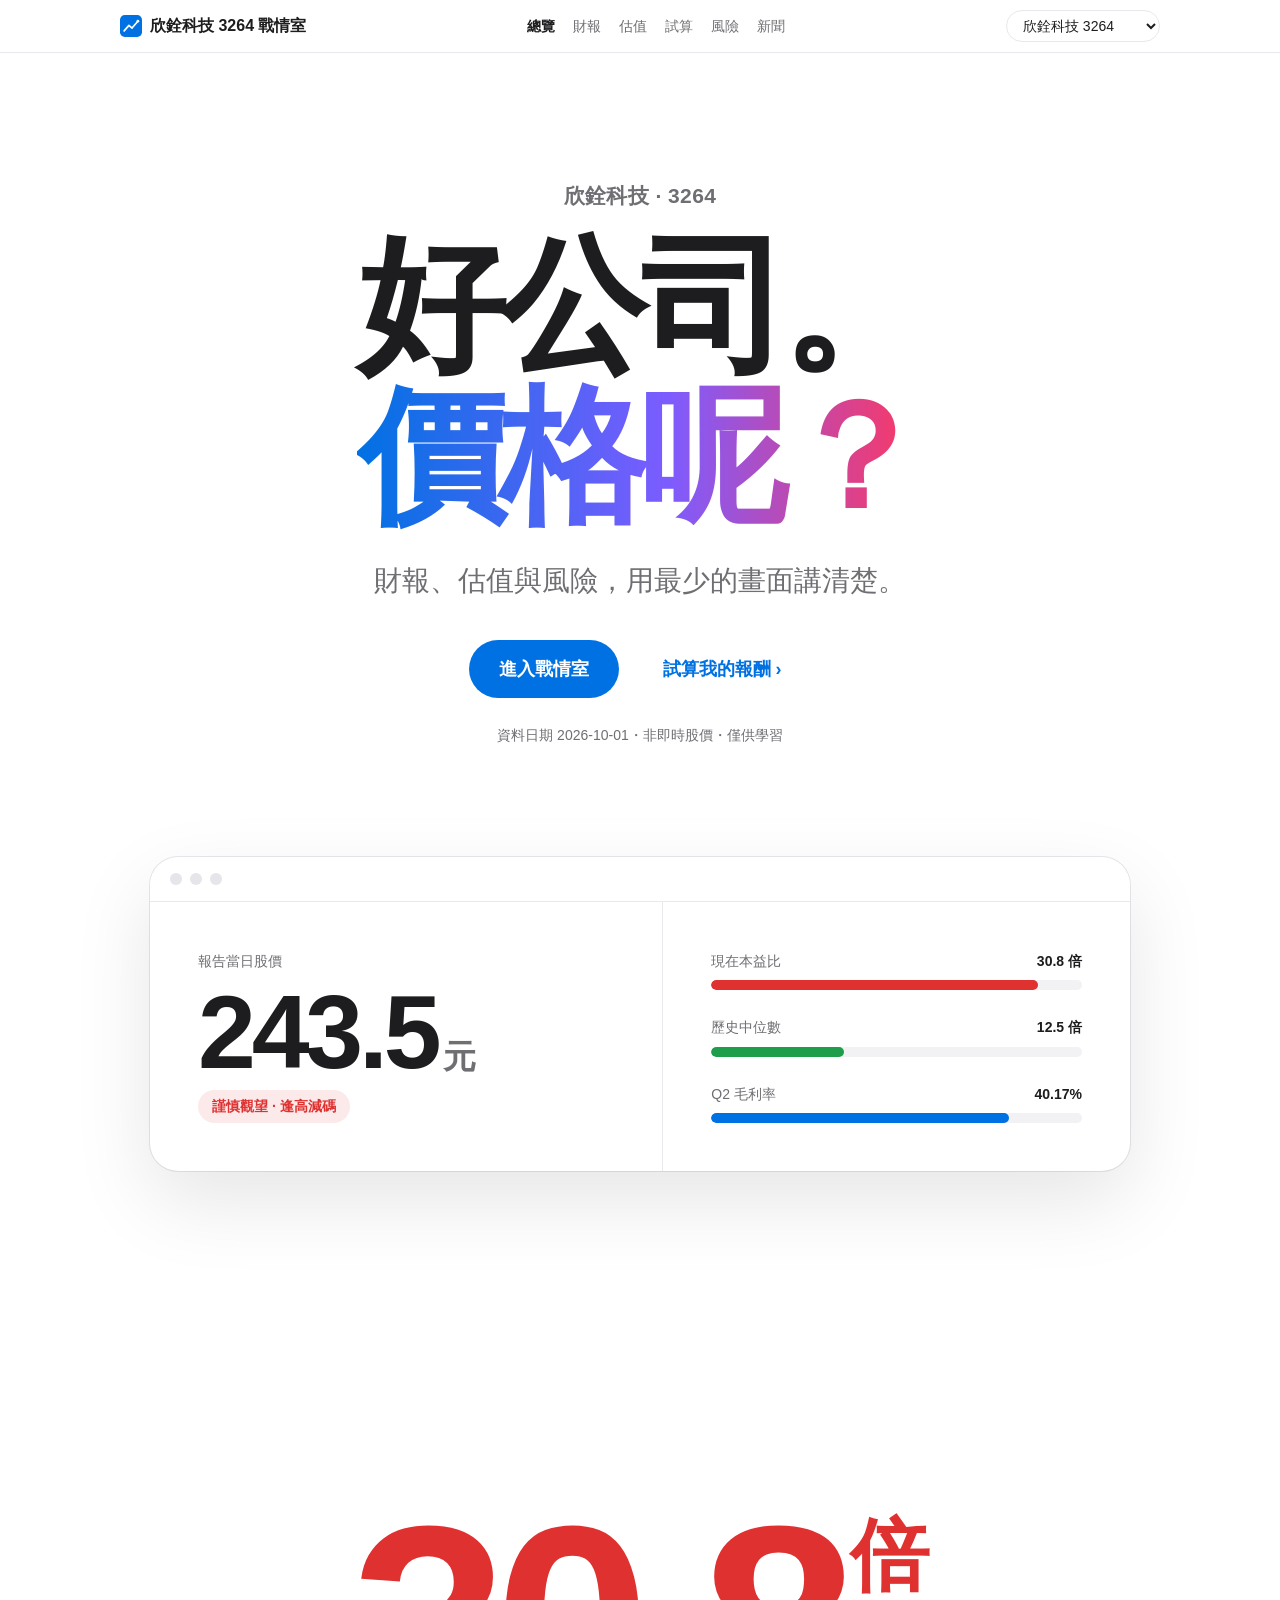
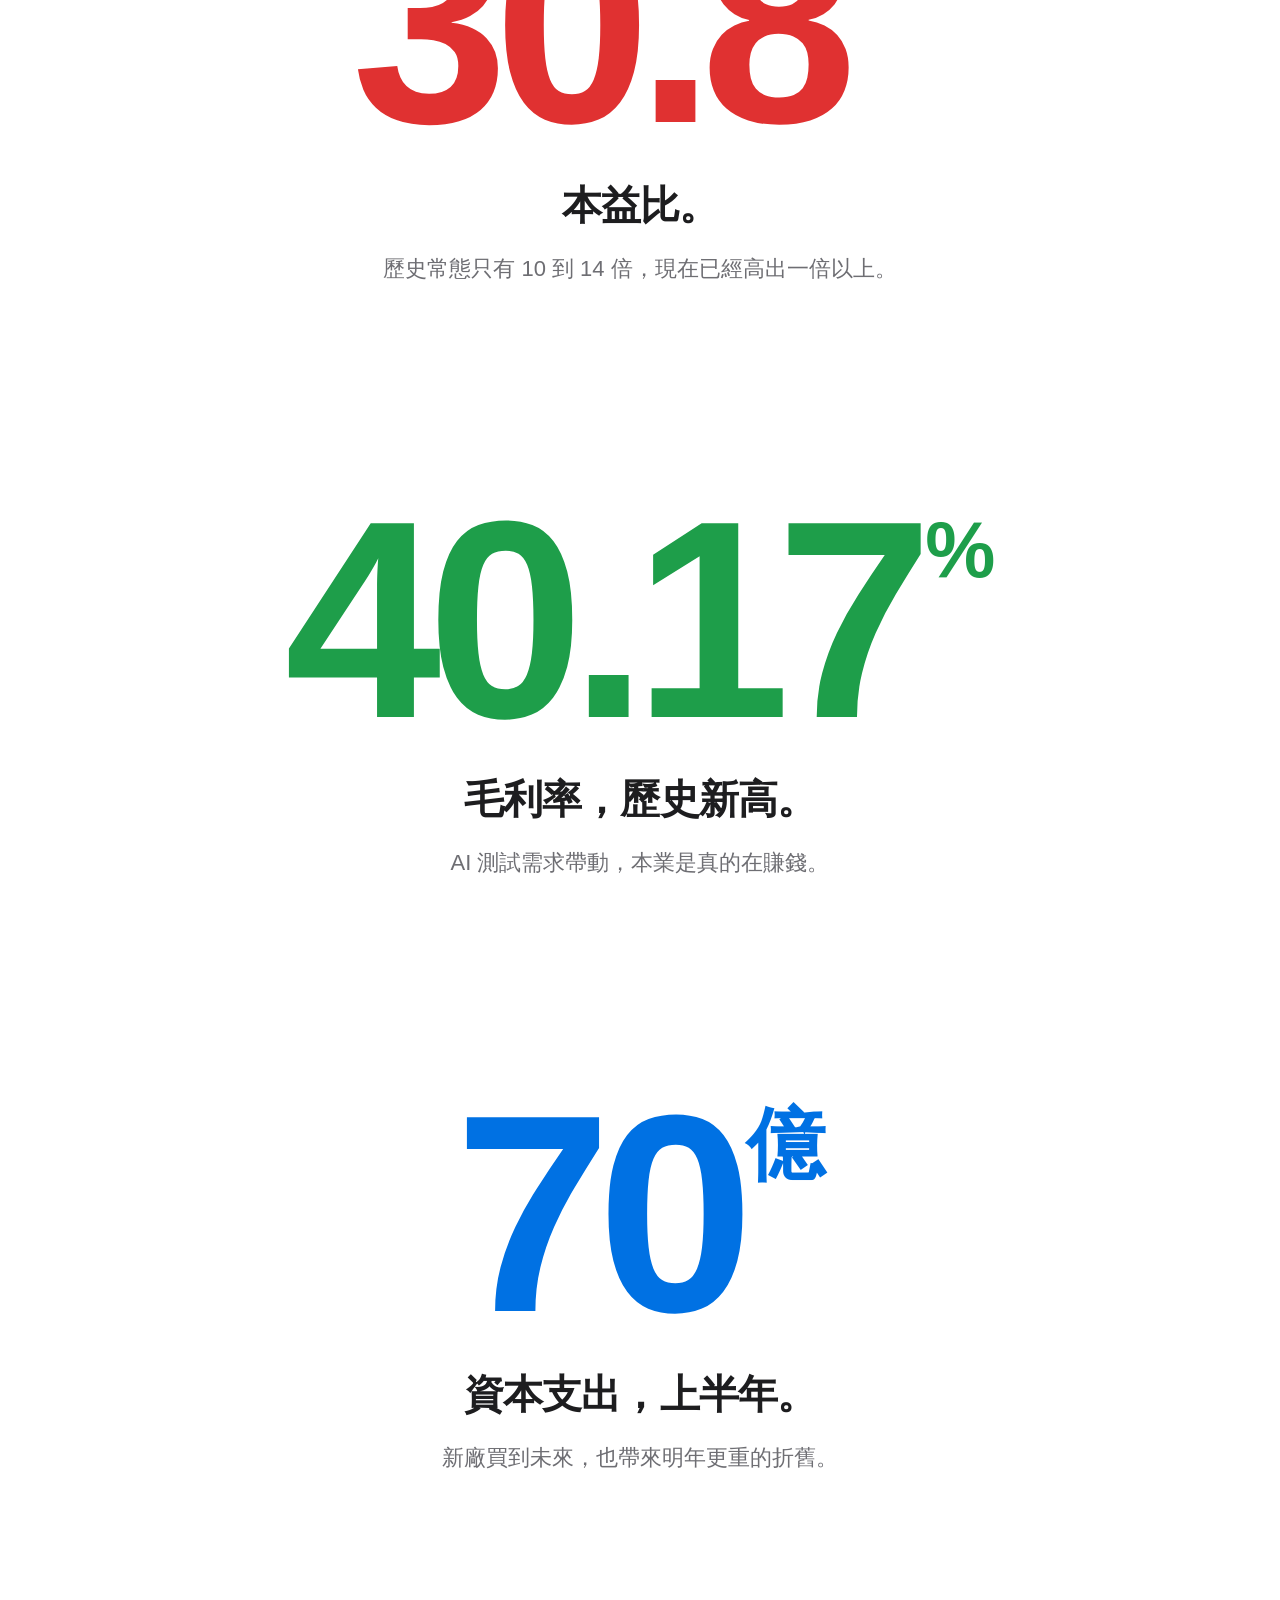
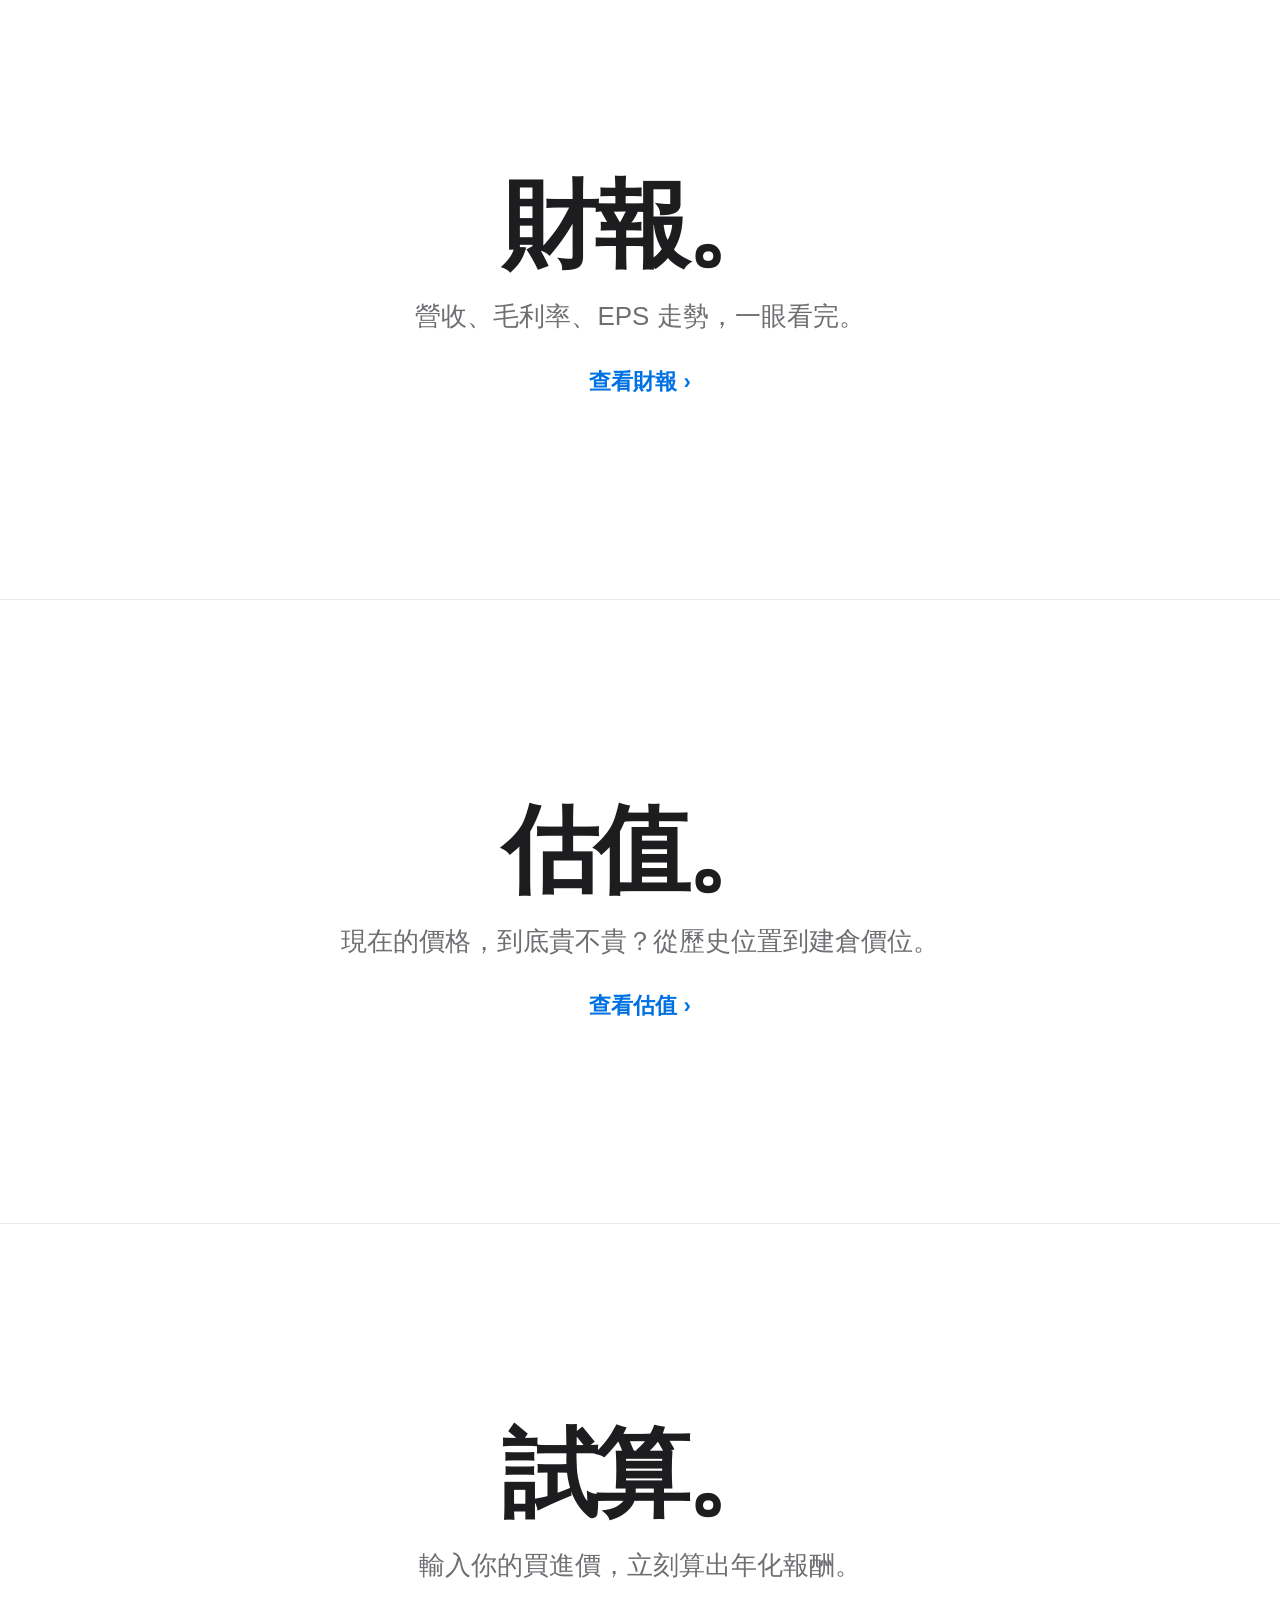
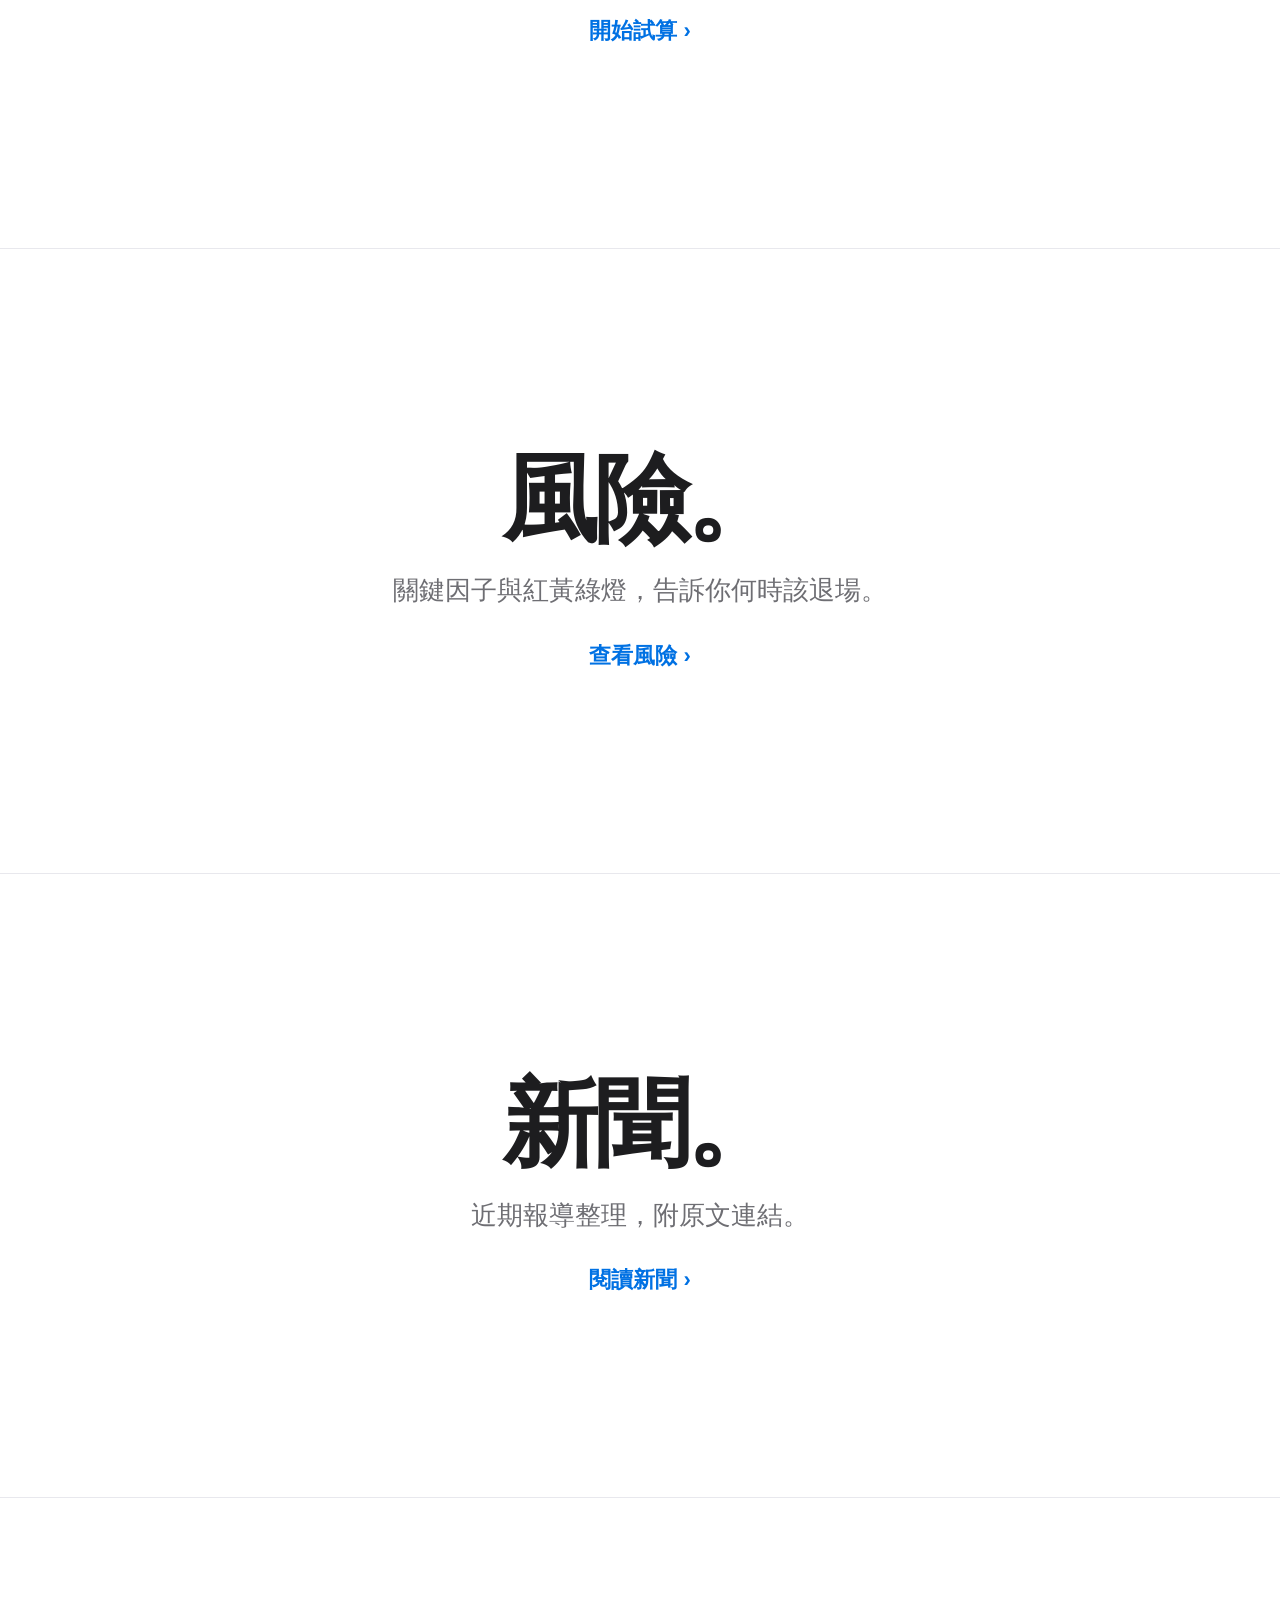
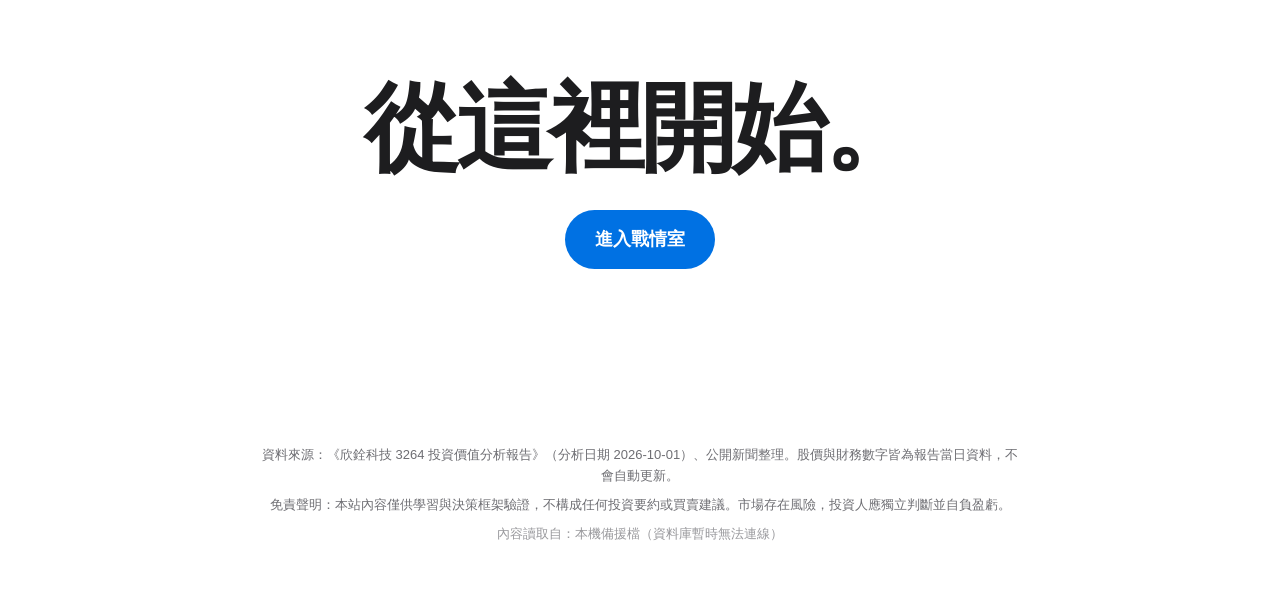
<file: index.html>
<!DOCTYPE html>
<html lang="zh-Hant">
<head>
  <meta charset="utf-8">
  <meta name="viewport" content="width=device-width, initial-scale=1">
  <title>欣銓 3264 股票戰情室</title>
  <meta name="description" content="欣銓科技（3264）財報、估值、風險監控、新聞與投資價值分析戰情室。">
  <link rel="icon" href="images/logo.svg" type="image/svg+xml">
  <link rel="stylesheet" href="css/style.css">
  <link rel="stylesheet" href="css/landing.css">
</head>
<body data-page="home">
<header class="nav" id="siteNav"></header>

<main>
  <!-- 首屏 -->
  <section class="l-hero">
    <div class="l-wrap">
      <div class="l-eyebrow" id="eyebrow"></div>
      <h1>好公司。<br><em>價格呢？</em></h1>
      <p class="l-sub">財報、估值與風險，用最少的畫面講清楚。</p>
      <div class="l-cta">
        <a class="btn primary" href="financials.html">進入戰情室</a>
        <a class="btn ghost" href="calculator.html">試算我的報酬</a>
      </div>
      <div class="l-stamp" id="lStamp"></div>

      <!-- 極簡 UI 展示 -->
      <div class="mock" aria-hidden="true">
        <div class="mock-bar"><i></i><i></i><i></i></div>
        <div class="mock-body">
          <div class="mock-main">
            <div class="mock-label">報告當日股價</div>
            <div class="mock-price" id="mPrice"></div>
            <span class="mock-tag">謹慎觀望 · 逢高減碼</span>
          </div>
          <div class="mock-side">
            <div class="bar-row"><div class="top"><span>現在本益比</span><b id="mPE"></b></div><div class="track"><div class="fill" id="fPE" style="background:var(--red)"></div></div></div>
            <div class="bar-row"><div class="top"><span>歷史中位數</span><b id="mHist"></b></div><div class="track"><div class="fill" id="fHist" style="background:var(--green)"></div></div></div>
            <div class="bar-row"><div class="top"><span>Q2 毛利率</span><b id="mGM"></b></div><div class="track"><div class="fill" id="fGM" style="background:var(--blue)"></div></div></div>
          </div>
        </div>
      </div>
    </div>
  </section>

  <!-- 巨大數字 -->
  <section class="l-stats">
    <div class="l-wrap" id="statList"></div>
  </section>

  <!-- 主題 -->
  <section class="l-feat rv"><div class="l-wrap">
    <h2>財報。</h2><p>營收、毛利率、EPS 走勢，一眼看完。</p><a class="link" href="financials.html">查看財報</a>
  </div></section>
  <section class="l-feat rv"><div class="l-wrap">
    <h2>估值。</h2><p>現在的價格，到底貴不貴？從歷史位置到建倉價位。</p><a class="link" href="valuation.html">查看估值</a>
  </div></section>
  <section class="l-feat rv"><div class="l-wrap">
    <h2>試算。</h2><p>輸入你的買進價，立刻算出年化報酬。</p><a class="link" href="calculator.html">開始試算</a>
  </div></section>
  <section class="l-feat rv"><div class="l-wrap">
    <h2>風險。</h2><p>關鍵因子與紅黃綠燈，告訴你何時該退場。</p><a class="link" href="risk.html">查看風險</a>
  </div></section>
  <section class="l-feat rv"><div class="l-wrap">
    <h2>新聞。</h2><p>近期報導整理，附原文連結。</p><a class="link" href="news.html">閱讀新聞</a>
  </div></section>

  <section class="l-end rv"><div class="l-wrap">
    <h2>從這裡開始。</h2>
    <a class="btn primary" href="financials.html">進入戰情室</a>
  </div></section>
</main>

<footer id="siteFooter"></footer>
<noscript><p style="text-align:center;padding:24px">請開啟瀏覽器的 JavaScript 以顯示內容。</p></noscript>
<script src="js/loader.js" data-next="js/app.js js/landing.js"></script>
</body>
</html>
</file>
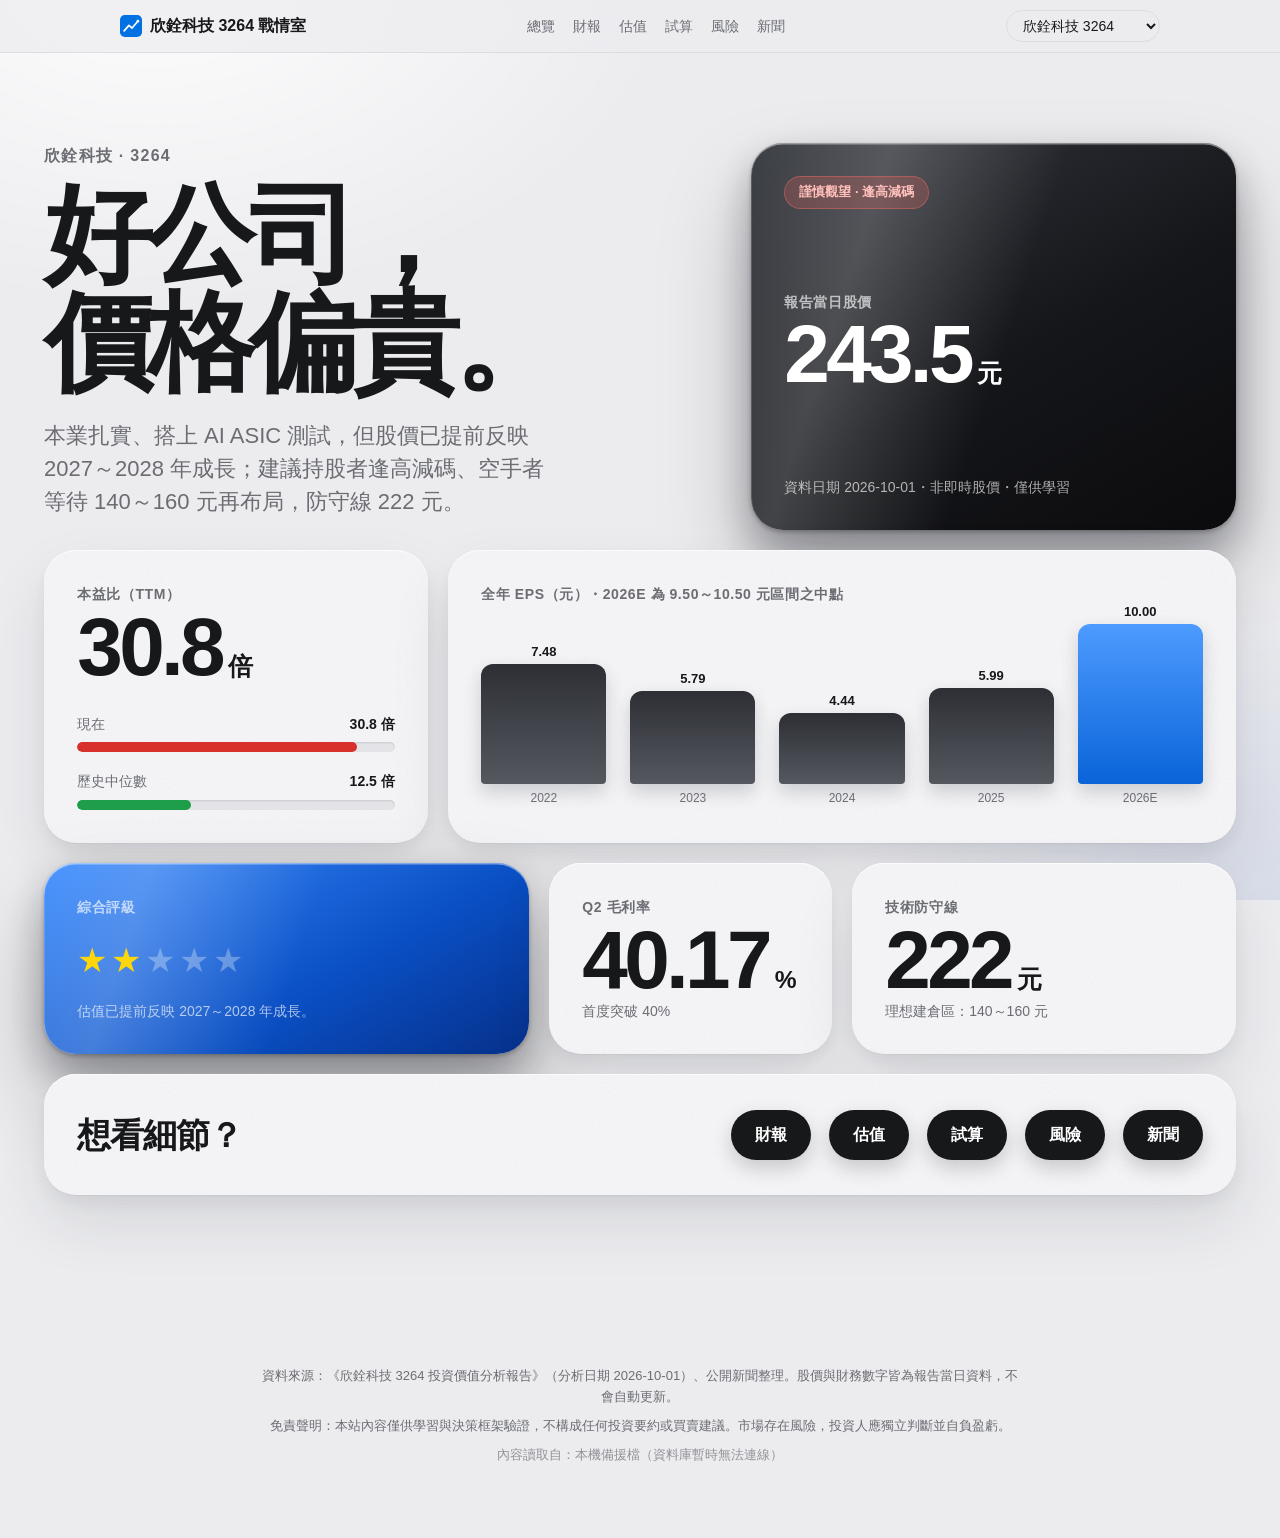
<file: bento.html>
<!DOCTYPE html>
<html lang="zh-Hant">
<head>
  <meta charset="utf-8">
  <meta name="viewport" content="width=device-width, initial-scale=1">
  <title>網格總覽｜欣銓 3264 戰情室</title>
  <meta name="description" content="非對稱網格版面的欣銓重點數字總覽。">
  <link rel="icon" href="images/logo.svg" type="image/svg+xml">
  <link rel="stylesheet" href="css/style.css">
  <link rel="stylesheet" href="css/bento.css">
</head>
<body data-page="bento">
<header class="nav" id="siteNav"></header>

<main class="b-wrap">
  <div class="b-grid">
    <div class="b-title rv">
      <span class="eb" id="eyebrow"></span>
      <h1>好公司，<br>價格偏貴。</h1>
      <p id="bLead"></p>
    </div>

    <article class="tile gloss t-price rv">
      <span class="tag" id="bTag"></span>
      <div><div class="k">報告當日股價</div><div class="big" id="bPrice"></div></div>
      <div class="note" id="bDate"></div>
    </article>

    <article class="tile matte t-pe rv">
      <div><div class="k">本益比（TTM）</div><div class="big" id="bPE"></div></div>
      <div>
        <div class="pe-row"><div class="top"><span>現在</span><b id="bPENow"></b></div><div class="track"><div class="fill" id="fNow" style="background:var(--red)"></div></div></div>
        <div class="pe-row"><div class="top"><span>歷史中位數</span><b id="bPEMid"></b></div><div class="track"><div class="fill" id="fMid" style="background:var(--green)"></div></div></div>
      </div>
    </article>

    <article class="tile matte t-eps rv">
      <div><div class="k" id="bEpsTitle"></div></div>
      <div class="bars" id="bBars" style="margin-bottom:26px"></div>
    </article>

    <article class="tile gloss blue t-star rv">
      <div class="k">綜合評級</div>
      <div class="stars" id="bStars"></div>
      <div class="note" id="bRateNote"></div>
    </article>

    <article class="tile matte t-gm rv">
      <div class="k">Q2 毛利率</div>
      <div class="big" id="bGM"></div>
      <div class="note" id="bGMn"></div>
    </article>

    <article class="tile matte t-stop rv">
      <div class="k">技術防守線</div>
      <div class="big" id="bStop"></div>
      <div class="note" id="bIdeal"></div>
    </article>

    <article class="tile matte t-go rv">
      <span class="lead">想看細節？</span>
      <a class="go-link" href="financials.html">財報</a>
      <a class="go-link" href="valuation.html">估值</a>
      <a class="go-link" href="calculator.html">試算</a>
      <a class="go-link" href="risk.html">風險</a>
      <a class="go-link" href="news.html">新聞</a>
    </article>
  </div>
</main>

<footer id="siteFooter"></footer>
<noscript><p style="text-align:center;padding:24px">請開啟瀏覽器的 JavaScript 以顯示內容。</p></noscript>
<script src="js/loader.js" data-next="js/app.js js/bento.js"></script>
</body>
</html>
</file>
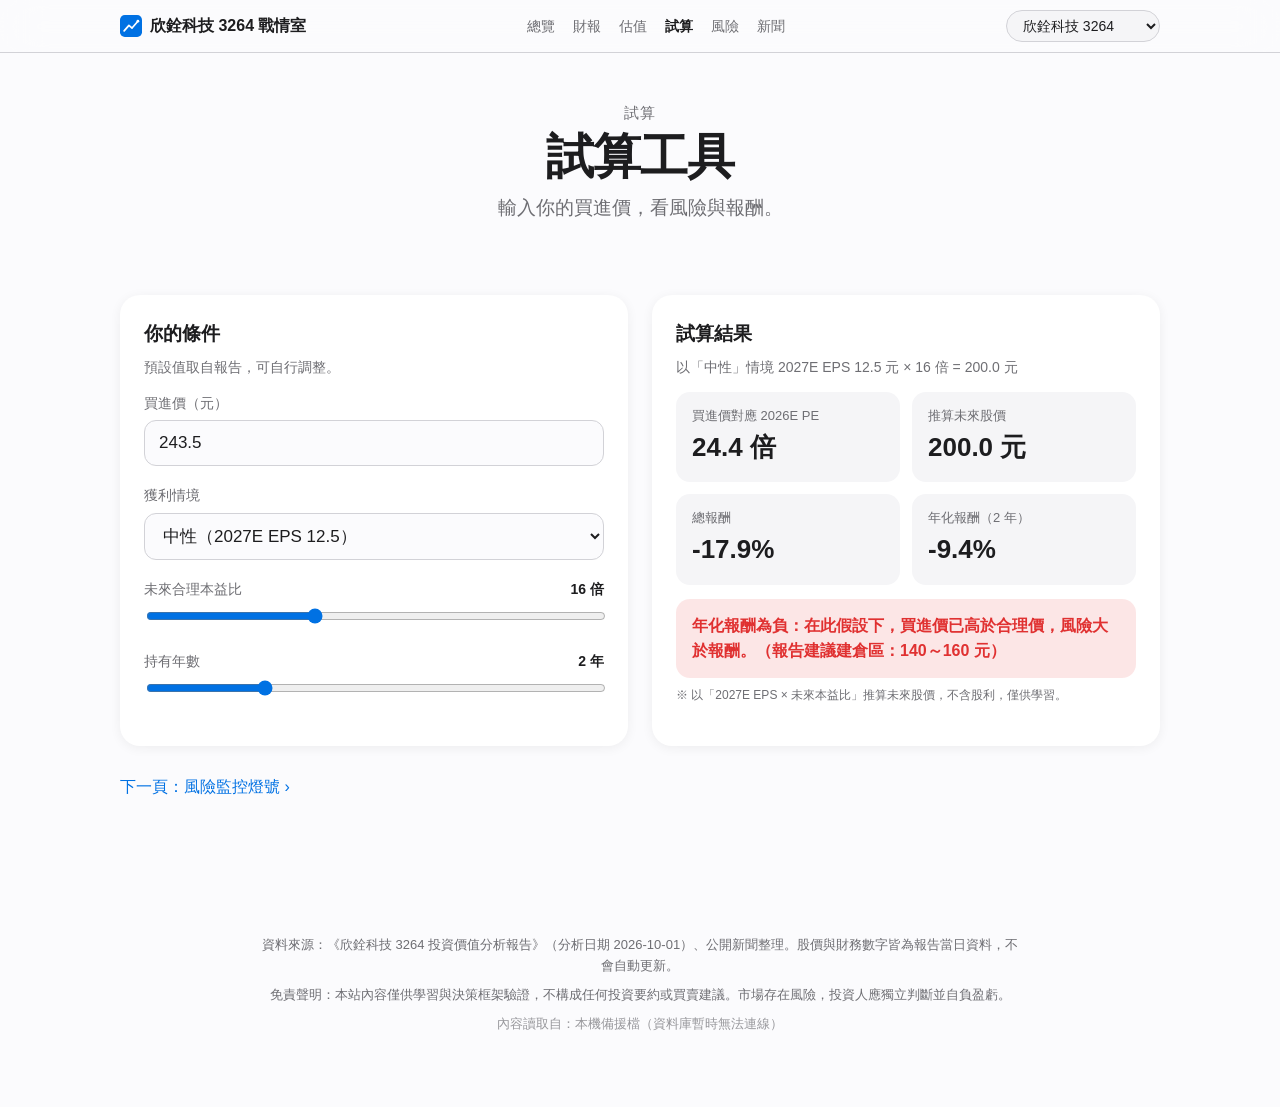
<file: calculator.html>
<!DOCTYPE html>
<html lang="zh-Hant">
<head>
  <meta charset="utf-8">
  <meta name="viewport" content="width=device-width, initial-scale=1">
  <title>試算工具｜欣銓 3264 戰情室</title>
  <meta name="description" content="輸入買進價，試算欣銓的年化報酬與風險。">
  <link rel="icon" href="images/logo.svg" type="image/svg+xml">
  <link rel="stylesheet" href="css/style.css">
</head>
<body data-page="calculator">
<header class="nav" id="siteNav"></header>

<main>
  <div class="wrap hero small">
    <div class="eyebrow">試算</div>
    <h1>試算工具</h1>
    <p class="lead">輸入你的買進價，看風險與報酬。</p>
  </div>

  <section>
    <div class="wrap">
      <div class="calc">
        <div class="card">
          <h3>你的條件</h3>
          <p class="sub">預設值取自報告，可自行調整。</p>
          <div class="field"><label for="inPrice">買進價（元）</label><input id="inPrice" type="number" min="1" step="0.5"></div>
          <div class="field"><label for="inScen">獲利情境</label><select id="inScen"></select></div>
          <div class="field"><label for="inPE">未來合理本益比 <b id="peVal"></b></label><input id="inPE" type="range" min="8" max="30" step="0.5"></div>
          <div class="field"><label for="inYears">持有年數 <b id="yrVal"></b></label><input id="inYears" type="range" min="1" max="5" step="1"></div>
        </div>
        <div class="card">
          <h3>試算結果</h3>
          <p class="sub" id="calcSub"></p>
          <div class="result" id="calcResult"></div>
          <div class="verdict" id="calcVerdict"></div>
          <p class="chart-note">※ 以「2027E EPS × 未來本益比」推算未來股價，不含股利，僅供學習。</p>
        </div>
      </div>
      <p class="crumb"><a href="risk.html">下一頁：風險監控燈號 ›</a></p>
    </div>
  </section>
</main>

<footer id="siteFooter"></footer>
<script src="js/loader.js" data-next="js/app.js"></script>
</body>
</html>
</file>
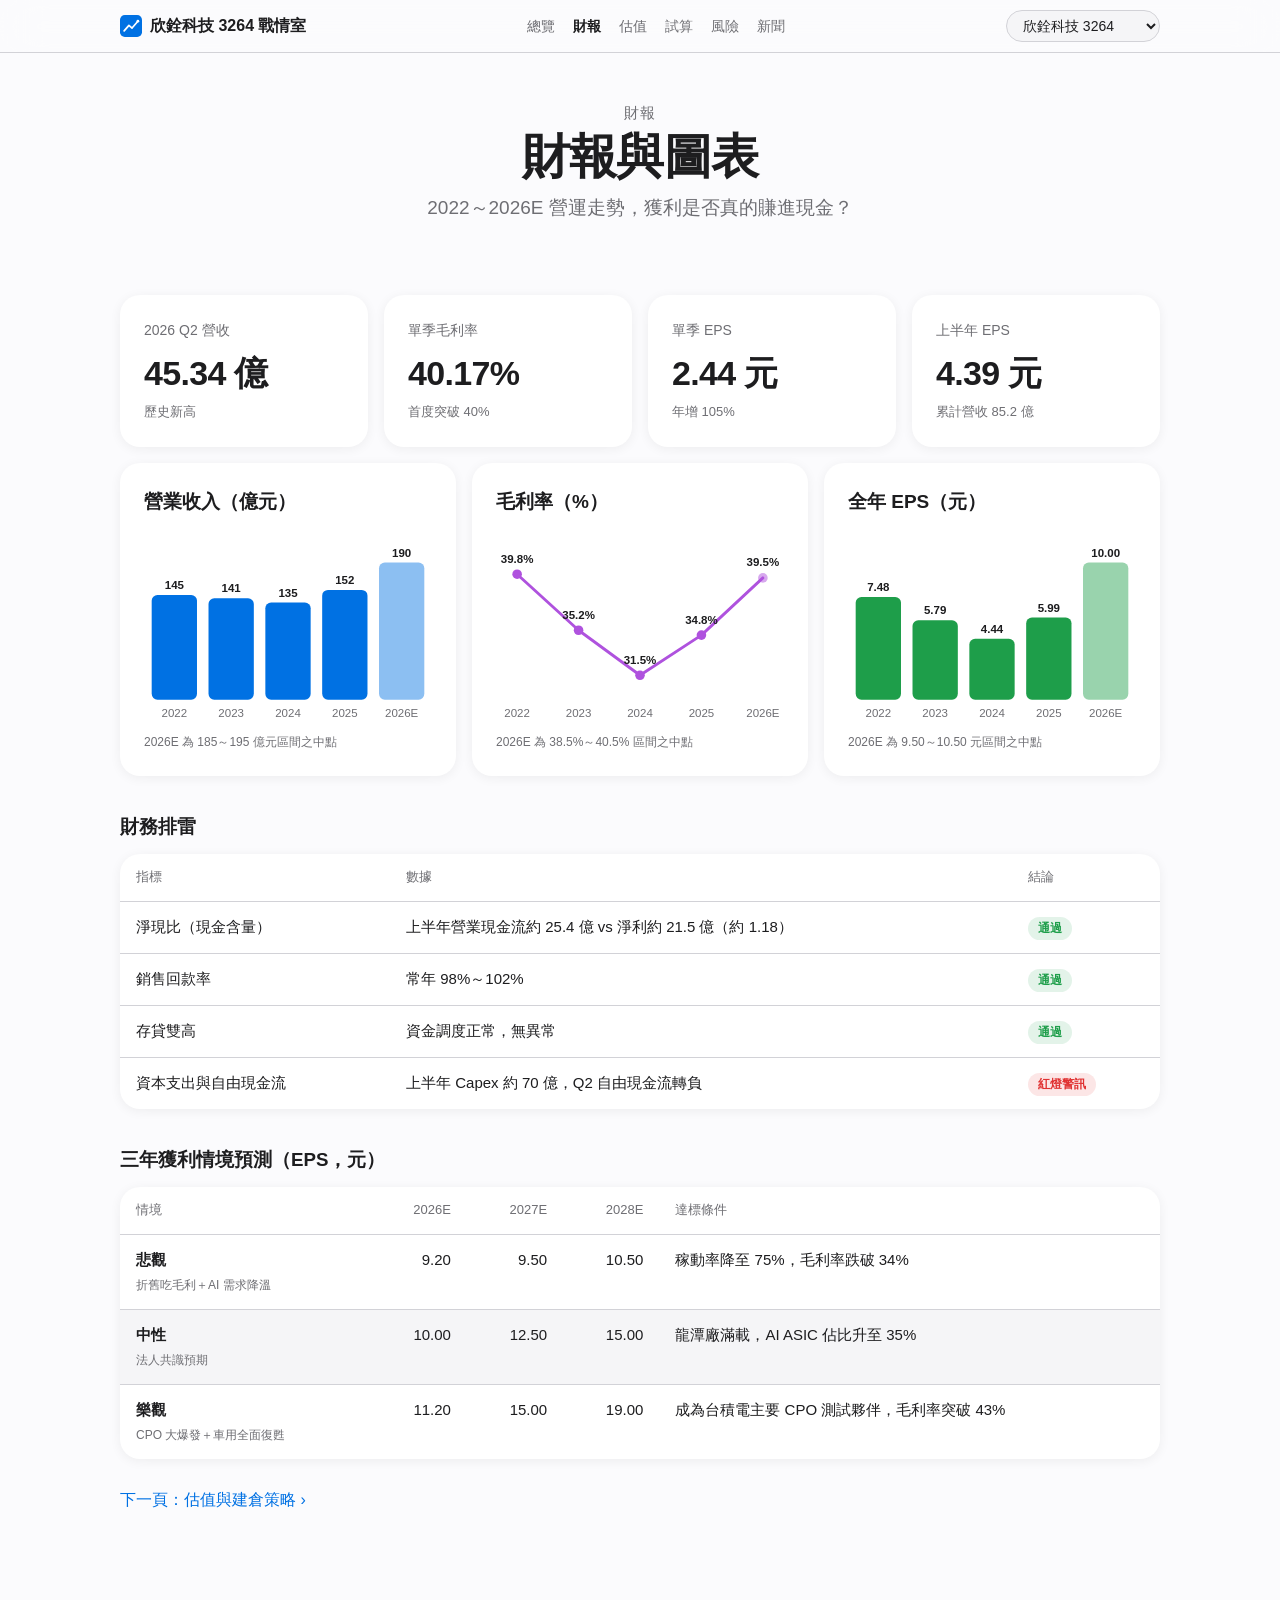
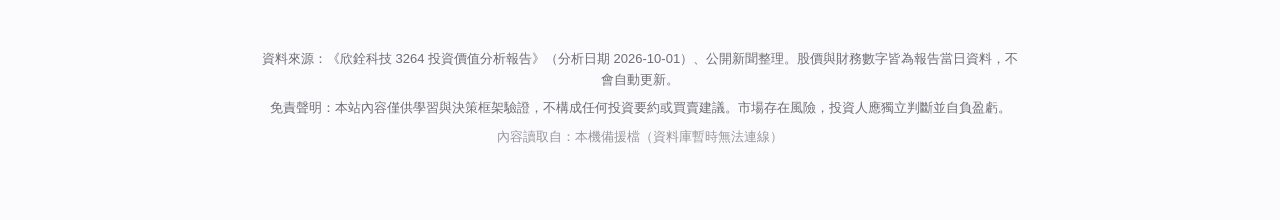
<file: financials.html>
<!DOCTYPE html>
<html lang="zh-Hant">
<head>
  <meta charset="utf-8">
  <meta name="viewport" content="width=device-width, initial-scale=1">
  <title>財報與圖表｜欣銓 3264 戰情室</title>
  <meta name="description" content="欣銓 2022～2026E 營收、毛利率、EPS 走勢與財務排雷。">
  <link rel="icon" href="images/logo.svg" type="image/svg+xml">
  <link rel="stylesheet" href="css/style.css">
</head>
<body data-page="financials">
<header class="nav" id="siteNav"></header>

<main>
  <div class="wrap hero small">
    <div class="eyebrow">財報</div>
    <h1>財報與圖表</h1>
    <p class="lead">2022～2026E 營運走勢，獲利是否真的賺進現金？</p>
  </div>

  <section>
    <div class="wrap">
      <div class="grid g4" id="q2cards"></div>
      <div class="grid g3" id="chartGrid" style="margin-top:16px"></div>
      <h3 style="margin:36px 0 12px">財務排雷</h3>
      <div class="table-wrap"><table id="healthTable"></table></div>
      <h3 style="margin:36px 0 12px">三年獲利情境預測（EPS，元）</h3>
      <div class="table-wrap"><table id="scenTable"></table></div>
      <p class="crumb"><a href="valuation.html">下一頁：估值與建倉策略 ›</a></p>
    </div>
  </section>
</main>

<footer id="siteFooter"></footer>
<script src="js/loader.js" data-next="js/app.js"></script>
</body>
</html>
</file>
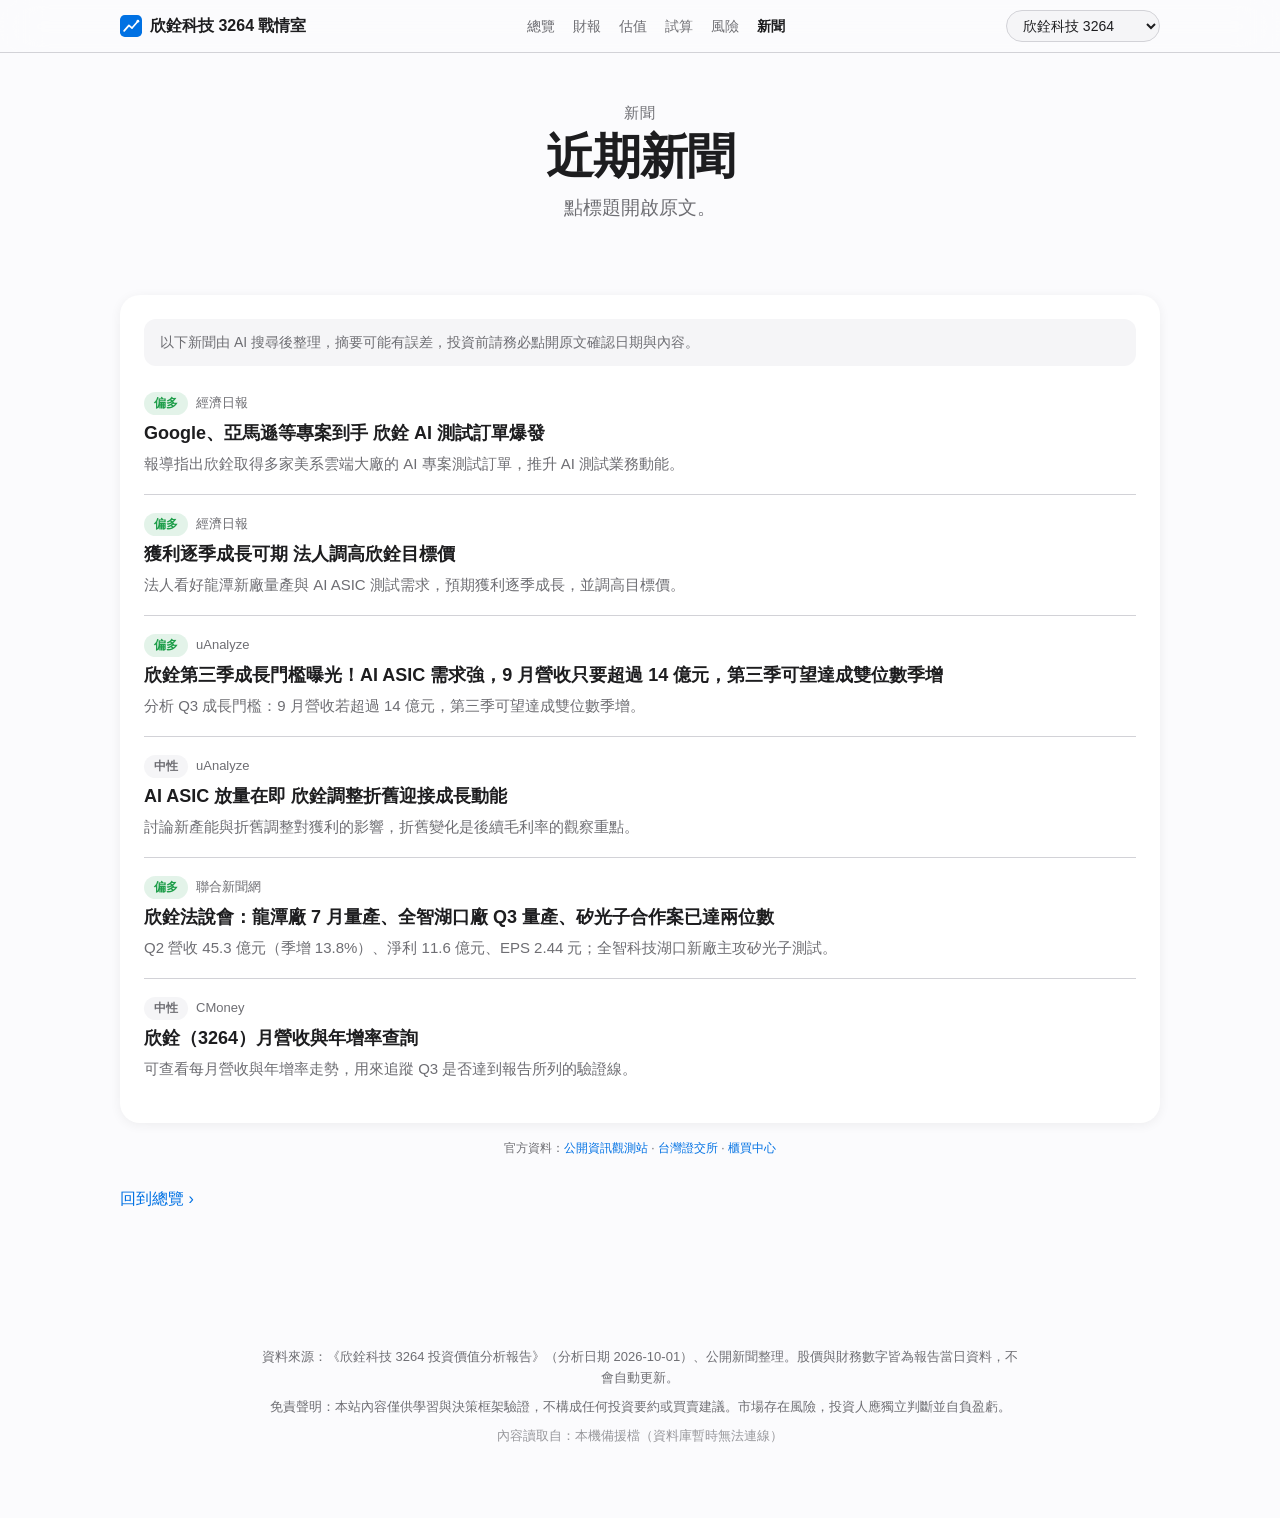
<file: news.html>
<!DOCTYPE html>
<html lang="zh-Hant">
<head>
  <meta charset="utf-8">
  <meta name="viewport" content="width=device-width, initial-scale=1">
  <title>近期新聞｜欣銓 3264 戰情室</title>
  <meta name="description" content="欣銓近期新聞整理與原文連結。">
  <link rel="icon" href="images/logo.svg" type="image/svg+xml">
  <link rel="stylesheet" href="css/style.css">
</head>
<body data-page="news">
<header class="nav" id="siteNav"></header>

<main>
  <div class="wrap hero small">
    <div class="eyebrow">新聞</div>
    <h1>近期新聞</h1>
    <p class="lead">點標題開啟原文。</p>
  </div>

  <section>
    <div class="wrap">
      <div class="card news">
        <div class="notice" id="newsNote"></div>
        <div id="newsList"></div>
      </div>
      <p class="chart-note" id="links" style="text-align:center;margin-top:16px"></p>
      <p class="crumb"><a href="index.html">回到總覽 ›</a></p>
    </div>
  </section>
</main>

<footer id="siteFooter"></footer>
<script src="js/loader.js" data-next="js/app.js"></script>
</body>
</html>
</file>
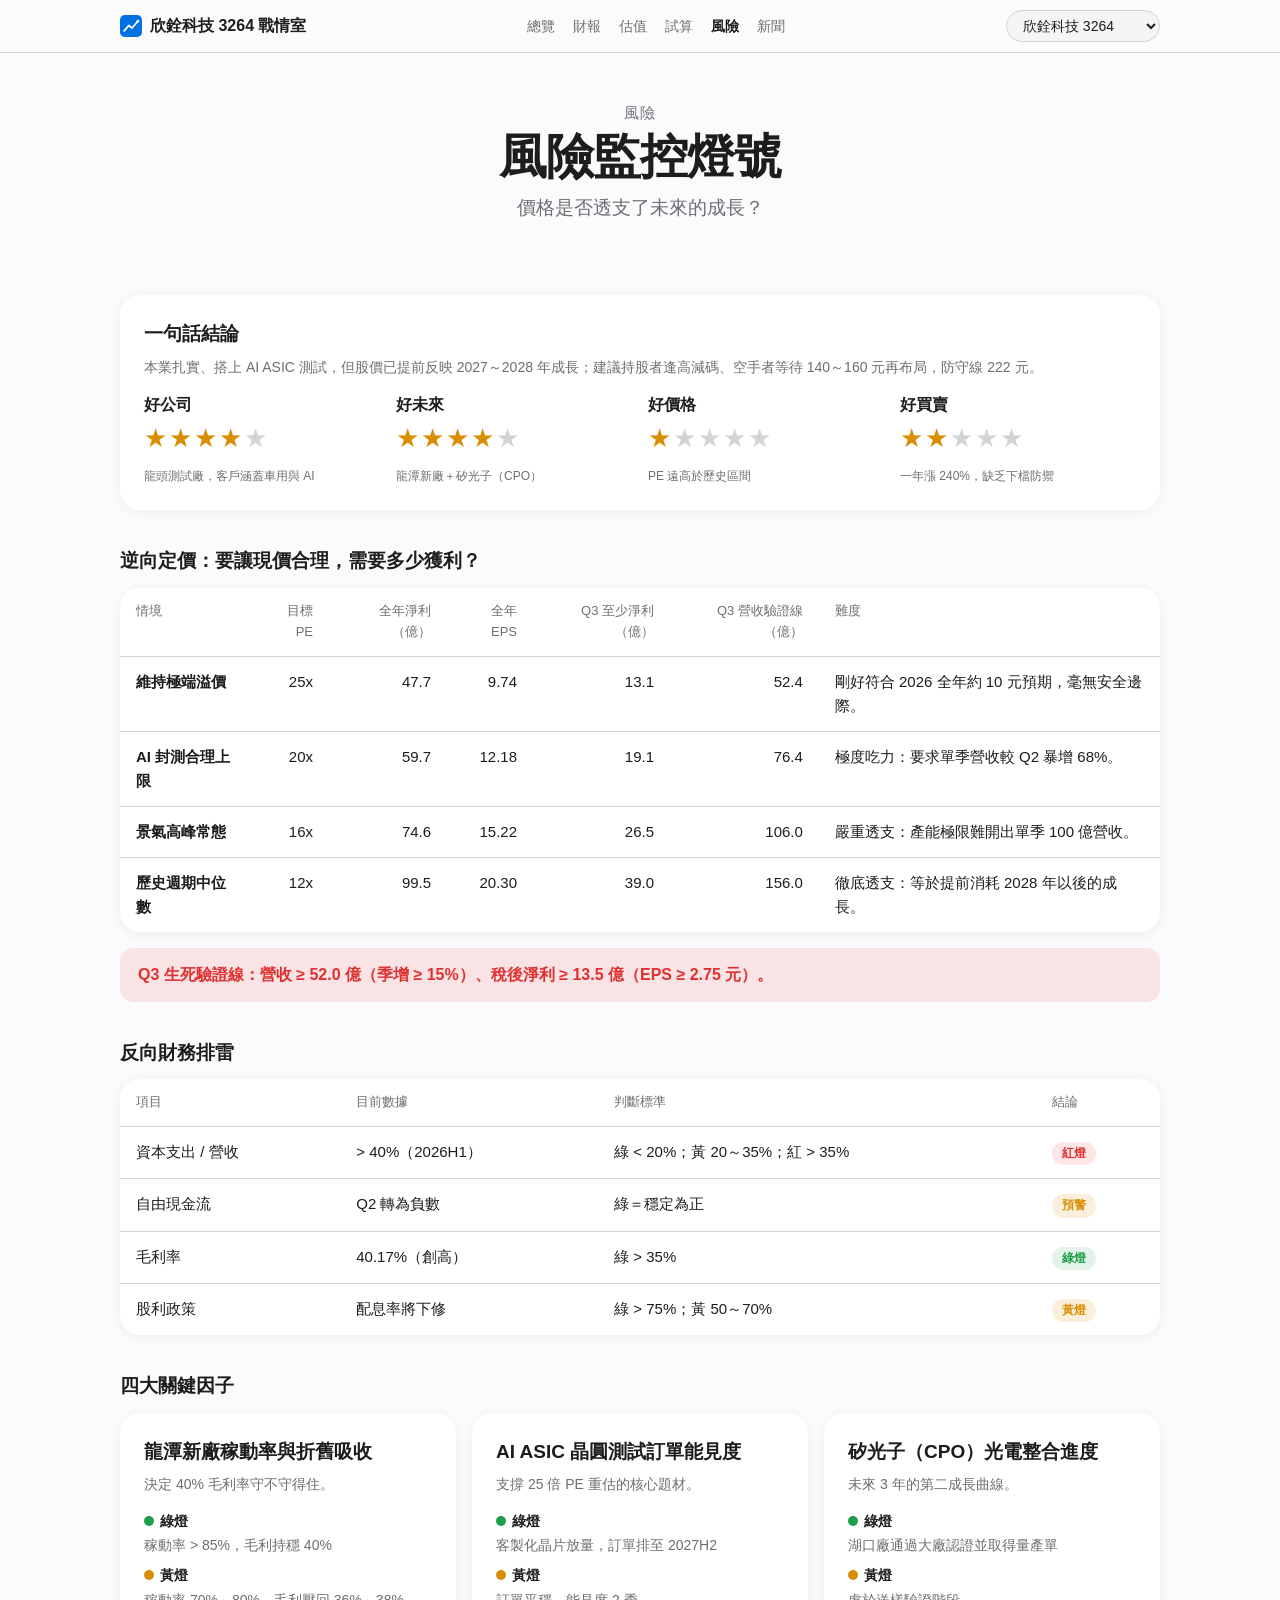
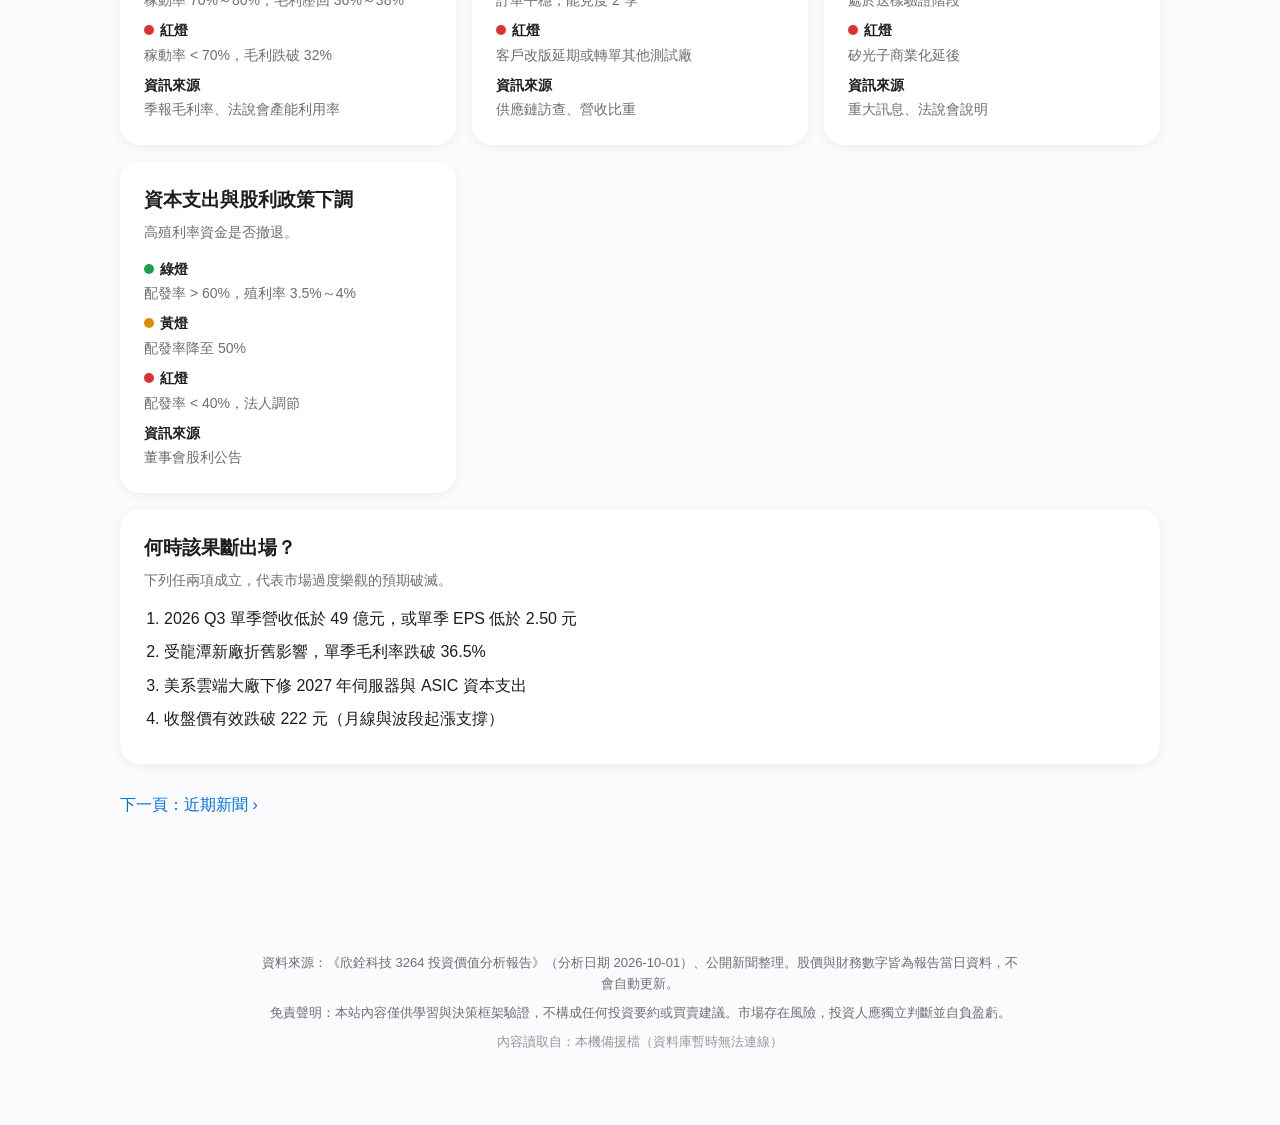
<file: risk.html>
<!DOCTYPE html>
<html lang="zh-Hant">
<head>
  <meta charset="utf-8">
  <meta name="viewport" content="width=device-width, initial-scale=1">
  <title>風險監控燈號｜欣銓 3264 戰情室</title>
  <meta name="description" content="欣銓逆向定價、關鍵因子紅黃綠燈與出場條件。">
  <link rel="icon" href="images/logo.svg" type="image/svg+xml">
  <link rel="stylesheet" href="css/style.css">
</head>
<body data-page="risk">
<header class="nav" id="siteNav"></header>

<main>
  <div class="wrap hero small">
    <div class="eyebrow">風險</div>
    <h1>風險監控燈號</h1>
    <p class="lead">價格是否透支了未來的成長？</p>
  </div>

  <section>
    <div class="wrap">
      <div class="card" style="margin-bottom:36px"><h3>一句話結論</h3><p class="sub" id="oneLine"></p><div class="grid g4" id="rateGrid"></div></div>
      <h3 style="margin:0 0 12px">逆向定價：要讓現價合理，需要多少獲利？</h3>
      <div class="table-wrap"><table id="revTable"></table></div>
      <div class="banner" id="q3Line"></div>
      <h3 style="margin:36px 0 12px">反向財務排雷</h3>
      <div class="table-wrap"><table id="flagTable"></table></div>
      <h3 style="margin:36px 0 12px">四大關鍵因子</h3>
      <div class="grid g2" id="factors"></div>
      <div class="card" style="margin-top:16px">
        <h3>何時該果斷出場？</h3>
        <p class="sub">下列任兩項成立，代表市場過度樂觀的預期破滅。</p>
        <ol class="list" id="exits"></ol>
      </div>
      <p class="crumb"><a href="news.html">下一頁：近期新聞 ›</a></p>
    </div>
  </section>
</main>

<footer id="siteFooter"></footer>
<script src="js/loader.js" data-next="js/app.js"></script>
</body>
</html>
</file>
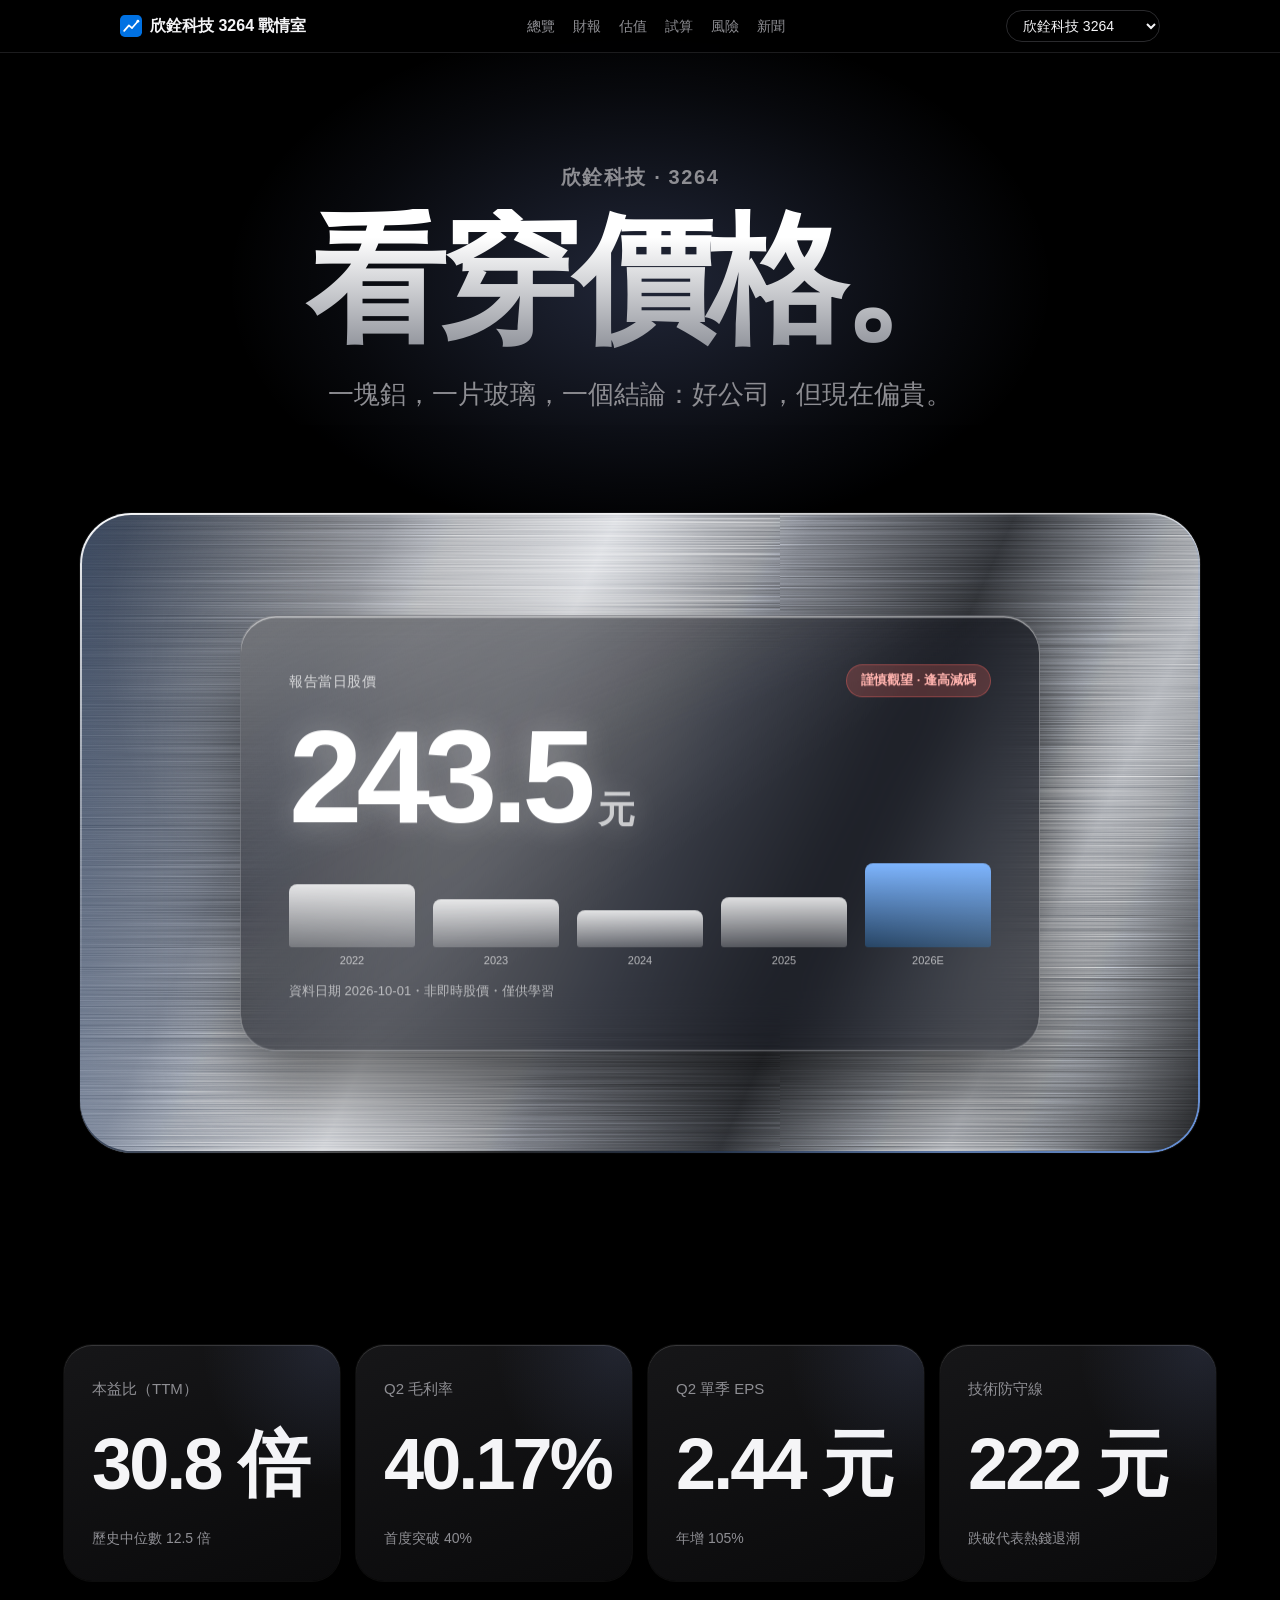
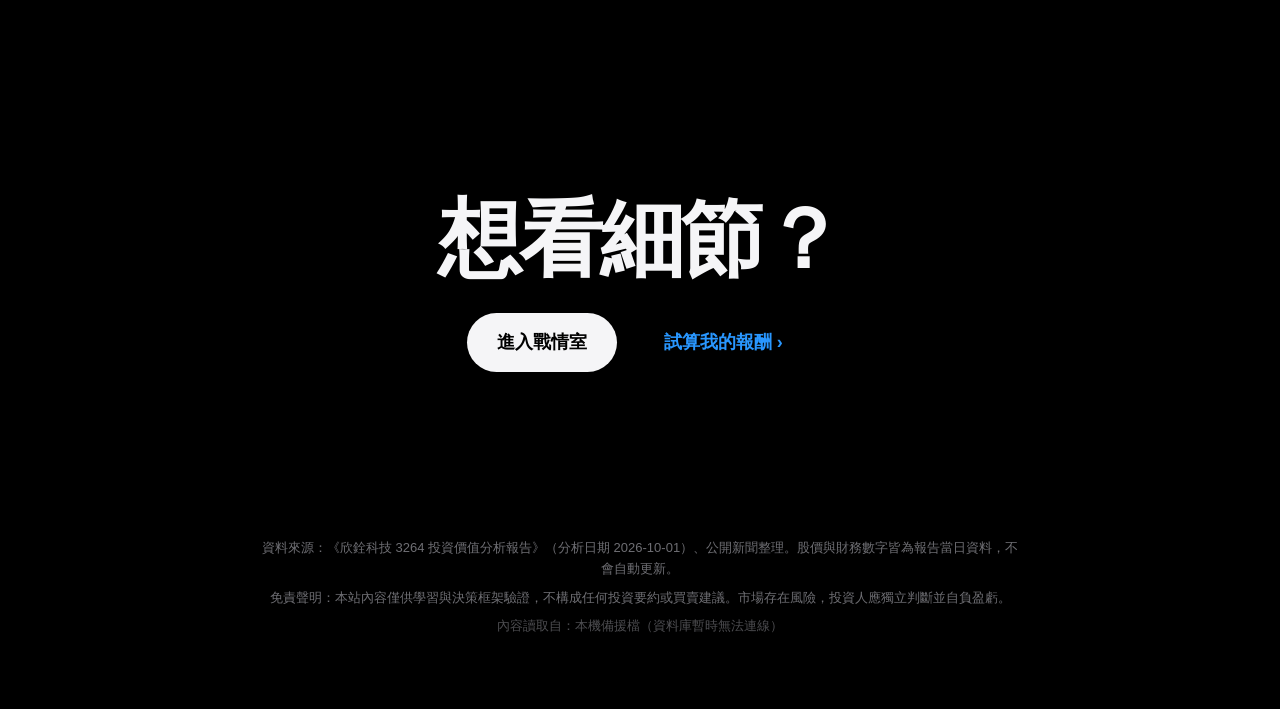
<file: showcase.html>
<!DOCTYPE html>
<html lang="zh-Hant">
<head>
  <meta charset="utf-8">
  <meta name="viewport" content="width=device-width, initial-scale=1">
  <meta name="color-scheme" content="dark">
  <title>深色展示｜欣銓 3264 戰情室</title>
  <meta name="description" content="拉絲鋁合金與玻璃質感的深色展示頁。">
  <link rel="icon" href="images/logo.svg" type="image/svg+xml">
  <link rel="stylesheet" href="css/style.css">
  <link rel="stylesheet" href="css/showcase.css">
</head>
<body data-page="showcase">
<header class="nav" id="siteNav"></header>

<main>
  <section class="s-hero">
    <div class="s-wrap">
      <div class="s-eyebrow" id="eyebrow"></div>
      <h1>看穿價格。</h1>
      <p class="s-sub">一塊鋁，一片玻璃，一個結論：好公司，但現在偏貴。</p>

      <div class="stage" id="stage">
        <div class="slab" aria-hidden="true">
          <span class="flare"></span>
          <span class="rim"></span>
          <div class="glass">
            <div class="g-top"><span class="g-label">報告當日股價</span><span class="g-tag" id="gTag"></span></div>
            <div class="g-price" id="gPrice"></div>
            <div class="g-bars" id="gBars"></div>
            <div class="g-foot" id="gFoot"></div>
          </div>
        </div>
      </div>
    </div>
  </section>

  <section>
    <div class="s-wrap">
      <div class="specs rv">
        <div class="spec"><div class="k">本益比（TTM）</div><div class="v" id="sPE"></div><div class="d" id="sPEn"></div></div>
        <div class="spec"><div class="k">Q2 毛利率</div><div class="v" id="sGM"></div><div class="d" id="sGMn"></div></div>
        <div class="spec"><div class="k" id="sEPSk"></div><div class="v" id="sEPS"></div><div class="d" id="sEPSn"></div></div>
        <div class="spec"><div class="k">技術防守線</div><div class="v" id="sStop"></div><div class="d">跌破代表熱錢退潮</div></div>
      </div>
    </div>
  </section>

  <section class="s-cta rv">
    <div class="s-wrap">
      <h2>想看細節？</h2>
      <a class="btn primary" href="financials.html">進入戰情室</a>
      <a class="btn ghost" href="calculator.html">試算我的報酬</a>
    </div>
  </section>
</main>

<footer id="siteFooter"></footer>
<noscript><p style="text-align:center;padding:24px">請開啟瀏覽器的 JavaScript 以顯示內容。</p></noscript>
<script src="js/loader.js" data-next="js/app.js js/showcase.js"></script>
</body>
</html>
</file>
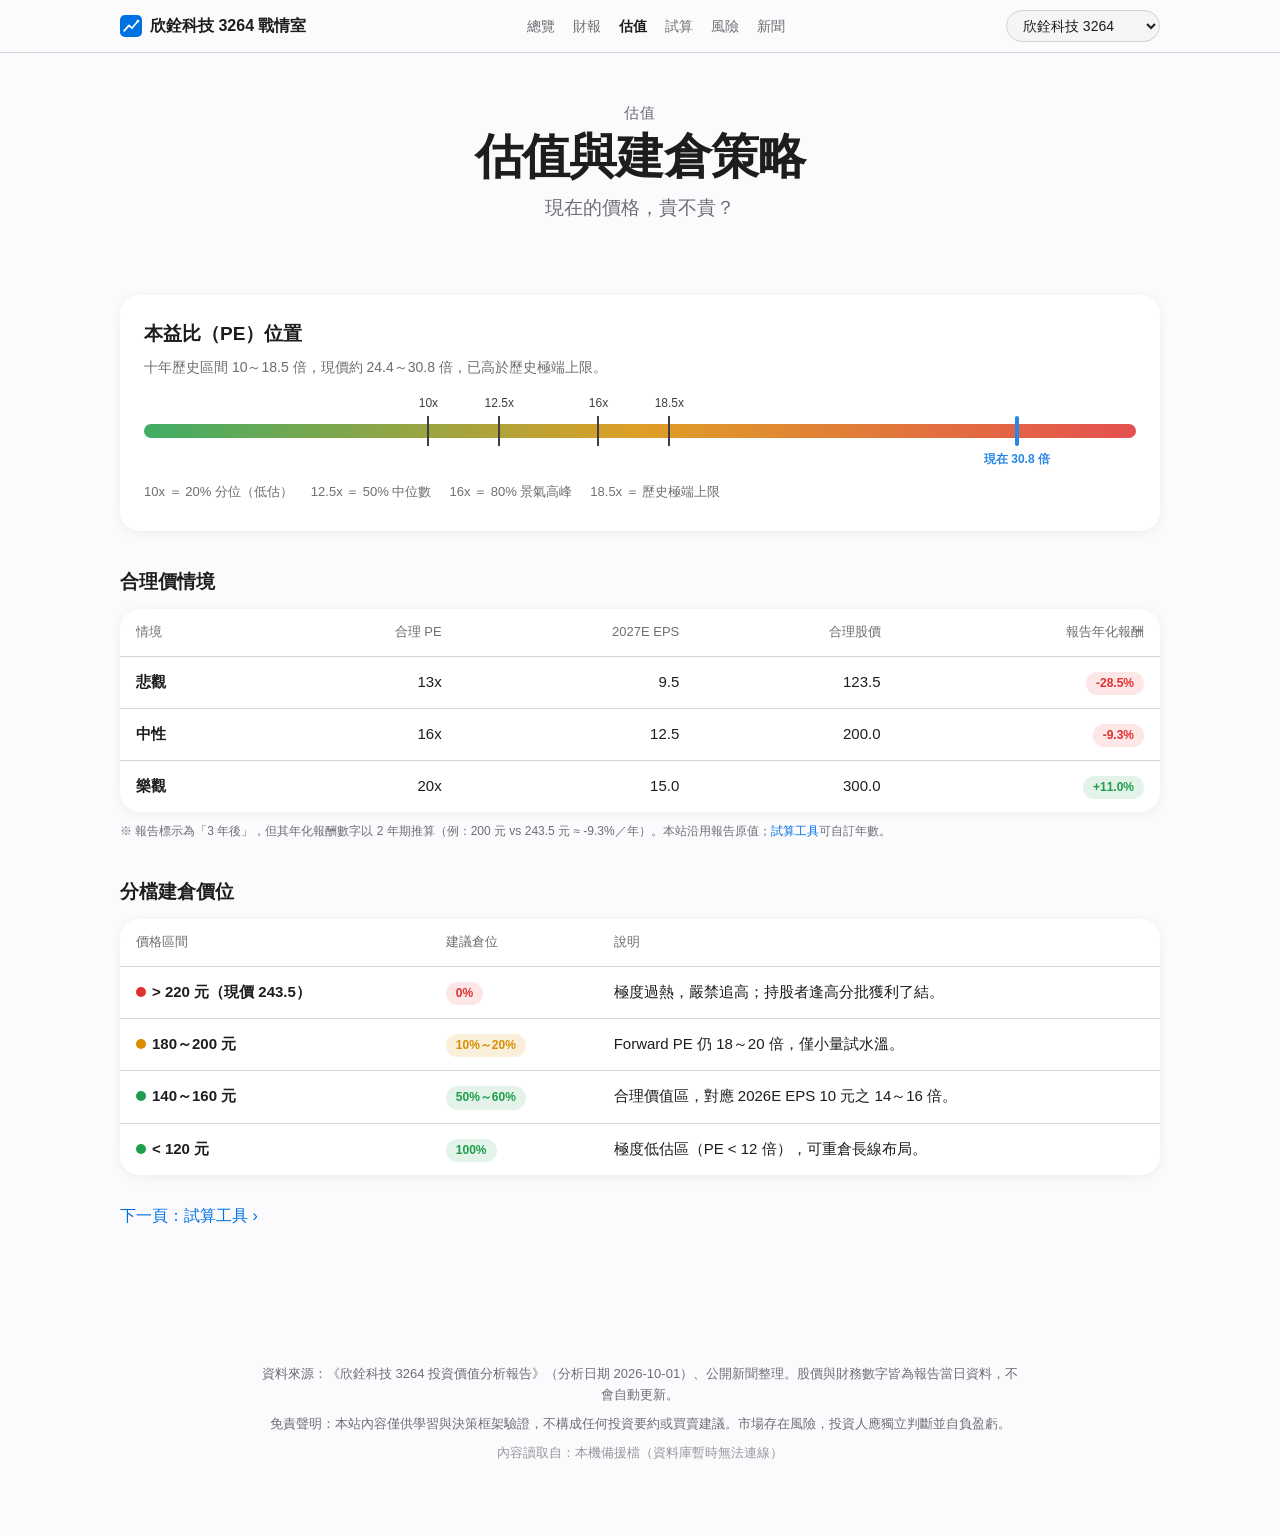
<file: valuation.html>
<!DOCTYPE html>
<html lang="zh-Hant">
<head>
  <meta charset="utf-8">
  <meta name="viewport" content="width=device-width, initial-scale=1">
  <title>估值與建倉策略｜欣銓 3264 戰情室</title>
  <meta name="description" content="欣銓本益比位置、合理價情境與分檔建倉價位。">
  <link rel="icon" href="images/logo.svg" type="image/svg+xml">
  <link rel="stylesheet" href="css/style.css">
</head>
<body data-page="valuation">
<header class="nav" id="siteNav"></header>

<main>
  <div class="wrap hero small">
    <div class="eyebrow">估值</div>
    <h1>估值與建倉策略</h1>
    <p class="lead">現在的價格，貴不貴？</p>
  </div>

  <section>
    <div class="wrap">
      <div class="card scale-wrap">
        <h3>本益比（PE）位置</h3>
        <p class="sub" id="peSub"></p>
        <div class="scale" id="peScale"></div>
        <div class="legend" id="peLegend"></div>
      </div>
      <h3 style="margin:36px 0 12px">合理價情境</h3>
      <div class="table-wrap"><table id="fvTable"></table></div>
      <p class="chart-note" id="fvNote" style="margin-top:10px"></p>
      <h3 style="margin:36px 0 12px">分檔建倉價位</h3>
      <div class="table-wrap"><table id="entryTable"></table></div>
      <p class="crumb"><a href="calculator.html">下一頁：試算工具 ›</a></p>
    </div>
  </section>
</main>

<footer id="siteFooter"></footer>
<script src="js/loader.js" data-next="js/app.js"></script>
</body>
</html>
</file>
<file: css/style.css>
/* 欣銓 3264 戰情室：蘋果風格（淺色為主，自動跟隨系統深色） */
:root {
  --bg: #fbfbfd;
  --bg-alt: #f5f5f7;
  --card: #ffffff;
  --text: #1d1d1f;
  --muted: #6e6e73;
  --line: #d2d2d7;
  --blue: #0071e3;
  --green: #1e9e4a;
  --yellow: #d98e00;
  --red: #e03131;
  --green-bg: rgba(30, 158, 74, .12);
  --yellow-bg: rgba(217, 142, 0, .14);
  --red-bg: rgba(224, 49, 49, .12);
  --shadow: 0 2px 12px rgba(0, 0, 0, .06);
  --radius: 20px;
  --font: -apple-system, BlinkMacSystemFont, "SF Pro TC", "PingFang TC", "Noto Sans TC", "Microsoft JhengHei", "Helvetica Neue", Arial, sans-serif;
}
@media (prefers-color-scheme: dark) {
  :root {
    --bg: #000000;
    --bg-alt: #111113;
    --card: #1c1c1e;
    --text: #f5f5f7;
    --muted: #a1a1a6;
    --line: #38383a;
    --blue: #2997ff;
    --green: #30d158;
    --yellow: #ffd60a;
    --red: #ff6961;
    --shadow: none;
  }
}
* { box-sizing: border-box; }
html { scroll-behavior: smooth; scroll-padding-top: 64px; }
body { margin: 0; background: var(--bg); color: var(--text); font-family: var(--font); line-height: 1.6; -webkit-font-smoothing: antialiased; }
a { color: var(--blue); text-decoration: none; }
a:hover { text-decoration: underline; }
.wrap { max-width: 1080px; margin: 0 auto; padding: 0 20px; }

/* 導覽列 */
.nav { position: sticky; top: 0; z-index: 10; backdrop-filter: saturate(180%) blur(20px); -webkit-backdrop-filter: saturate(180%) blur(20px); background: color-mix(in srgb, var(--bg) 78%, transparent); border-bottom: 1px solid var(--line); }
.nav .wrap { display: flex; align-items: center; justify-content: space-between; height: 52px; gap: 12px; }
.nav .brand { display: flex; align-items: center; gap: 8px; font-weight: 600; color: var(--text); white-space: nowrap; }
.nav .brand img { width: 22px; height: 22px; }
.nav ul { display: flex; gap: 18px; list-style: none; margin: 0; padding: 0; overflow-x: auto; scrollbar-width: none; }
.nav ul::-webkit-scrollbar { display: none; }
.nav ul a { color: var(--muted); font-size: 14px; white-space: nowrap; }
.nav ul a:hover { color: var(--text); text-decoration: none; }

.nav ul a.active { color: var(--text); font-weight: 600; }
.nav .switch { flex: none; padding: 6px 28px 6px 12px; font: 500 14px var(--font); color: var(--text); background: var(--bg-alt); border: 1px solid var(--line); border-radius: 999px; cursor: pointer; }
.nav .switch:focus-visible { outline: 2px solid var(--blue); outline-offset: 2px; }

/* 內頁標題 */
.hero.small { padding: 48px 0 8px; }
.hero.small h1 { font-size: clamp(30px, 5.5vw, 48px); margin: 6px 0 10px; }
.hero.small p.lead { font-size: clamp(16px, 2.2vw, 19px); }
.crumb { margin-top: 28px; }

/* 首頁入口卡片 */
a.tile { display: block; color: inherit; background: var(--card); border-radius: var(--radius); padding: 24px; box-shadow: var(--shadow); transition: transform .15s ease; }
a.tile:hover { transform: translateY(-3px); text-decoration: none; }
a.tile h3 { margin: 0 0 6px; font-size: 20px; }
a.tile p { margin: 0; color: var(--muted); font-size: 15px; }
a.tile .go { display: inline-block; margin-top: 14px; color: var(--blue); font-size: 15px; font-weight: 500; }

/* 首屏 */
.hero { text-align: center; padding: 72px 0 48px; }
.eyebrow { color: var(--muted); font-size: 15px; font-weight: 500; letter-spacing: .04em; }
.hero h1 { font-size: clamp(36px, 7vw, 64px); line-height: 1.08; margin: 10px 0 14px; letter-spacing: -.02em; font-weight: 700; }
.hero p.lead { font-size: clamp(17px, 2.4vw, 22px); color: var(--muted); max-width: 720px; margin: 0 auto; }
.stamp { display: inline-block; margin-top: 22px; padding: 6px 14px; border-radius: 999px; background: var(--bg-alt); color: var(--muted); font-size: 13px; }

/* 區塊 */
section { padding: 64px 0; }
section.alt { background: var(--bg-alt); }
.sec-head { text-align: center; margin-bottom: 36px; }
.sec-head h2 { font-size: clamp(28px, 4.6vw, 44px); margin: 0 0 8px; letter-spacing: -.015em; }
.sec-head p { color: var(--muted); margin: 0; font-size: 17px; }

.grid { display: grid; gap: 16px; }
.g4 { grid-template-columns: repeat(auto-fit, minmax(210px, 1fr)); }
.g3 { grid-template-columns: repeat(auto-fit, minmax(280px, 1fr)); }
.g2 { grid-template-columns: repeat(auto-fit, minmax(320px, 1fr)); }
.card { background: var(--card); border-radius: var(--radius); padding: 24px; box-shadow: var(--shadow); }
.card h3 { margin: 0 0 6px; font-size: 19px; }
.card .sub { color: var(--muted); font-size: 14px; margin: 0 0 14px; }

.kpi .label { color: var(--muted); font-size: 14px; }
.kpi .value { font-size: 34px; font-weight: 700; letter-spacing: -.02em; margin: 4px 0 2px; }
.kpi .hint { font-size: 13px; color: var(--muted); }
.stars { color: var(--yellow); letter-spacing: 2px; font-size: 26px; }
.stars .off { color: var(--line); }

/* 標籤與燈號 */
.pill { display: inline-block; padding: 2px 10px; border-radius: 999px; font-size: 12px; font-weight: 600; }
.pill.green { background: var(--green-bg); color: var(--green); }
.pill.yellow { background: var(--yellow-bg); color: var(--yellow); }
.pill.red { background: var(--red-bg); color: var(--red); }
.pill.neutral { background: var(--bg-alt); color: var(--muted); }
.dot { display: inline-block; width: 10px; height: 10px; border-radius: 50%; margin-right: 6px; vertical-align: baseline; }
.dot.green { background: var(--green); }
.dot.yellow { background: var(--yellow); }
.dot.red { background: var(--red); }

/* 表格 */
.table-wrap { overflow-x: auto; border-radius: var(--radius); background: var(--card); box-shadow: var(--shadow); }
table { width: 100%; border-collapse: collapse; font-size: 15px; min-width: 560px; }
th, td { padding: 13px 16px; text-align: left; border-bottom: 1px solid var(--line); vertical-align: top; }
th { color: var(--muted); font-weight: 500; font-size: 13px; background: transparent; }
tr:last-child td { border-bottom: 0; }
td.num, th.num { text-align: right; font-variant-numeric: tabular-nums; }
tr.hl td { background: var(--bg-alt); }

/* 圖表 */
.chart { width: 100%; height: auto; display: block; }
.chart text { fill: var(--muted); font-size: 12px; font-family: var(--font); }
.chart .val { fill: var(--text); font-weight: 600; }
.chart .grid-line { stroke: var(--line); stroke-width: 1; }
.chart-note { color: var(--muted); font-size: 12px; margin: 8px 0 0; }

/* PE 尺標 */
.scale { position: relative; height: 14px; border-radius: 999px; margin: 46px 0 10px; background: linear-gradient(90deg, var(--green) 0%, var(--yellow) 50%, var(--red) 100%); opacity: .85; }
.scale .tick { position: absolute; top: -8px; width: 2px; height: 30px; background: var(--text); }
.scale .tick span { position: absolute; top: -22px; left: 50%; transform: translateX(-50%); font-size: 12px; white-space: nowrap; color: var(--text); }
.scale .now { position: absolute; top: -8px; width: 4px; height: 30px; border-radius: 2px; background: var(--blue); }
.scale .now span { position: absolute; top: 34px; left: 50%; transform: translateX(-50%); font-size: 12px; font-weight: 700; color: var(--blue); white-space: nowrap; }
.scale-wrap { padding-bottom: 28px; }
.legend { display: flex; flex-wrap: wrap; gap: 6px 18px; margin-top: 44px; font-size: 13px; color: var(--muted); }

/* 試算工具 */
.calc { display: grid; gap: 24px; grid-template-columns: repeat(auto-fit, minmax(300px, 1fr)); }
.field { margin-bottom: 18px; }
.field label { display: flex; justify-content: space-between; font-size: 14px; color: var(--muted); margin-bottom: 6px; }
.field label b { color: var(--text); font-variant-numeric: tabular-nums; }
.field input[type=number], .field select { width: 100%; padding: 12px 14px; font-size: 17px; font-family: inherit; border: 1px solid var(--line); border-radius: 12px; background: var(--bg); color: var(--text); }
.field input[type=range] { width: 100%; accent-color: var(--blue); }
.result { display: grid; grid-template-columns: 1fr 1fr; gap: 12px; }
.result .box { background: var(--bg-alt); border-radius: 14px; padding: 14px 16px; }
.result .box .k { color: var(--muted); font-size: 13px; }
.result .box .v { font-size: 26px; font-weight: 700; font-variant-numeric: tabular-nums; }
.verdict { margin-top: 14px; padding: 14px 16px; border-radius: 14px; font-weight: 600; }
.verdict.green { background: var(--green-bg); color: var(--green); }
.verdict.yellow { background: var(--yellow-bg); color: var(--yellow); }
.verdict.red { background: var(--red-bg); color: var(--red); }

/* 因子卡 */
.factor h3 { display: flex; align-items: center; justify-content: space-between; gap: 8px; }
.factor dl { margin: 12px 0 0; font-size: 14px; }
.factor dt { font-weight: 600; margin-top: 8px; }
.factor dd { margin: 2px 0 0; color: var(--muted); }
.list { margin: 0; padding-left: 20px; }
.list li { margin: 8px 0; }
.banner { background: var(--red-bg); color: var(--red); border-radius: 14px; padding: 14px 18px; font-weight: 600; margin-top: 16px; }

/* 新聞 */
.news a.item { display: block; color: inherit; padding: 18px 0; border-bottom: 1px solid var(--line); }
.news a.item:last-child { border-bottom: 0; }
.news a.item:hover { text-decoration: none; }
.news a.item:hover .t { color: var(--blue); }
.news .meta { display: flex; gap: 8px; align-items: center; color: var(--muted); font-size: 13px; margin-bottom: 4px; }
.news .t { font-size: 18px; font-weight: 600; margin: 0 0 4px; }
.news .s { color: var(--muted); font-size: 15px; margin: 0; }
.notice { color: var(--muted); font-size: 14px; background: var(--bg-alt); padding: 12px 16px; border-radius: 12px; margin-bottom: 8px; }

footer { padding: 48px 0 64px; color: var(--muted); font-size: 13px; text-align: center; }
footer p { max-width: 760px; margin: 8px auto; }

@media (max-width: 600px) {
  section { padding: 44px 0; }
  .hero { padding: 48px 0 32px; }
  .nav .brand span { display: none; }
  .result { grid-template-columns: 1fr; }
}
</file>
<file: css/landing.css>
/* 首頁落地頁：純白、巨大粗體字、大量留白（只有 index.html 載入） */
:root {
  --bg: #ffffff; --bg-alt: #ffffff; --card: #ffffff; --text: #1d1d1f; --muted: #6e6e73;
  --line: #e8e8ed; --blue: #0071e3; --green: #1e9e4a; --yellow: #d98e00; --red: #e03131;
  --shadow: 0 30px 80px rgba(0, 0, 0, .10);
}
@media (prefers-color-scheme: dark) {
  /* 落地頁固定純白，不跟隨深色模式 */
  :root { --bg: #ffffff; --bg-alt: #ffffff; --card: #ffffff; --text: #1d1d1f; --muted: #6e6e73; --line: #e8e8ed; --blue: #0071e3; --green: #1e9e4a; --yellow: #d98e00; --red: #e03131; --shadow: 0 30px 80px rgba(0, 0, 0, .10); }
}
body { background: #fff; }
.l-wrap { max-width: 1200px; margin: 0 auto; padding: 0 24px; }

/* 首屏 */
.l-hero { text-align: center; padding: clamp(72px, 14vh, 150px) 0 0; }
.l-eyebrow { font-size: clamp(17px, 2vw, 21px); font-weight: 600; color: var(--muted); letter-spacing: .02em; }
.l-hero h1 { font-size: clamp(52px, 12vw, 148px); line-height: 1.02; letter-spacing: -.045em; font-weight: 800; margin: 18px 0 0; }
.l-hero h1 em { font-style: normal; background: linear-gradient(90deg, #0071e3, #7d5cff 55%, #ff375f); -webkit-background-clip: text; background-clip: text; color: transparent; }
.l-sub { font-size: clamp(19px, 2.6vw, 28px); line-height: 1.4; color: var(--muted); max-width: 760px; margin: 28px auto 0; font-weight: 500; }
.l-cta { display: flex; gap: 14px; justify-content: center; flex-wrap: wrap; margin-top: 40px; }
.btn { display: inline-block; padding: 15px 30px; border-radius: 999px; font-size: 18px; font-weight: 600; transition: transform .15s ease, background .15s ease; }
.btn:hover { text-decoration: none; transform: scale(1.03); }
.btn.primary { background: var(--blue); color: #fff; }
.btn.ghost { color: var(--blue); }
.btn.ghost::after { content: " ›"; }
.l-stamp { margin-top: 26px; font-size: 14px; color: var(--muted); }

/* 極簡 UI 展示（純 CSS 視窗） */
.mock { margin: clamp(56px, 9vw, 110px) auto 0; max-width: 980px; border-radius: 28px; background: #fff; box-shadow: var(--shadow), 0 0 0 1px var(--line); overflow: hidden; text-align: left; }
.mock-bar { display: flex; gap: 8px; padding: 16px 20px; border-bottom: 1px solid var(--line); }
.mock-bar i { width: 12px; height: 12px; border-radius: 50%; background: #e5e5ea; }
.mock-body { display: grid; grid-template-columns: 1.1fr 1fr; gap: 0; }
.mock-main { padding: clamp(24px, 4vw, 48px); border-right: 1px solid var(--line); }
.mock-label { font-size: 14px; color: var(--muted); font-weight: 500; }
.mock-price { font-size: clamp(54px, 9vw, 104px); font-weight: 800; letter-spacing: -.04em; line-height: 1; margin: 8px 0 6px; font-variant-numeric: tabular-nums; }
.mock-price small { font-size: .32em; font-weight: 600; color: var(--muted); margin-left: 6px; letter-spacing: 0; }
.mock-tag { display: inline-block; padding: 5px 14px; border-radius: 999px; font-size: 14px; font-weight: 600; background: rgba(224, 49, 49, .10); color: var(--red); }
.mock-side { padding: clamp(24px, 4vw, 48px); display: flex; flex-direction: column; justify-content: center; gap: 26px; }
.bar-row .top { display: flex; justify-content: space-between; font-size: 14px; color: var(--muted); margin-bottom: 8px; }
.bar-row .top b { color: var(--text); font-variant-numeric: tabular-nums; }
.track { height: 10px; border-radius: 999px; background: #f2f2f5; overflow: hidden; }
.fill { height: 100%; border-radius: 999px; width: 0; transition: width 1.2s cubic-bezier(.2, .7, .2, 1); }
.mock.in .fill { width: var(--w); }

/* 巨大數字區 */
.l-stats { padding: clamp(100px, 18vw, 220px) 0 0; }
.stat { text-align: center; padding: clamp(40px, 8vw, 100px) 0; }
.stat .num { font-size: clamp(80px, 22vw, 300px); line-height: .95; font-weight: 800; letter-spacing: -.05em; font-variant-numeric: tabular-nums; }
.stat .num sup { font-size: .28em; letter-spacing: 0; vertical-align: top; position: relative; top: .35em; margin-left: .08em; font-weight: 700; }
.stat h2 { font-size: clamp(24px, 3.4vw, 40px); margin: 14px 0 0; letter-spacing: -.02em; font-weight: 700; }
.stat p { font-size: clamp(17px, 2vw, 22px); color: var(--muted); max-width: 640px; margin: 14px auto 0; }
.c-red { color: var(--red); } .c-green { color: var(--green); } .c-blue { color: var(--blue); }

/* 主題區塊 */
.l-feat { padding: clamp(90px, 16vw, 200px) 0; text-align: center; }
.l-feat + .l-feat { border-top: 1px solid var(--line); }
.l-feat h2 { font-size: clamp(40px, 8vw, 96px); line-height: 1.05; letter-spacing: -.04em; font-weight: 800; margin: 0; }
.l-feat p { font-size: clamp(18px, 2.4vw, 26px); color: var(--muted); max-width: 680px; margin: 22px auto 0; line-height: 1.45; }
.l-feat .link { display: inline-block; margin-top: 28px; font-size: clamp(18px, 2vw, 22px); font-weight: 600; }
.l-feat .link::after { content: " ›"; }

.l-end { text-align: center; padding: clamp(90px, 14vw, 180px) 0 clamp(60px, 10vw, 120px); border-top: 1px solid var(--line); }
.l-end h2 { font-size: clamp(40px, 8vw, 96px); letter-spacing: -.04em; font-weight: 800; margin: 0 0 32px; line-height: 1.05; }

/* 捲動淡入 */
.rv { opacity: 0; transform: translateY(36px); transition: opacity .9s ease, transform .9s cubic-bezier(.2, .7, .2, 1); }
.rv.in { opacity: 1; transform: none; }
@media (prefers-reduced-motion: reduce) {
  .rv { opacity: 1; transform: none; transition: none; }
  .fill { transition: none; width: var(--w); }
}
@media (max-width: 720px) {
  .mock-body { grid-template-columns: 1fr; }
  .mock-main { border-right: 0; border-bottom: 1px solid var(--line); }
}
</file>
<file: css/bento.css>
/* 非對稱網格（Bento）頁：霧面卡片 ＋ 光澤卡片，攝影棚柔光 */
:root { --bg: #ececef; --bg-alt: #ececef; --text: #17181a; --muted: #6b6d73; --line: #dcdce1; --blue: #0a64d8; --green: #1e9e4a; --red: #d8312b; --shadow: none; }
@media (prefers-color-scheme: dark) {
  :root { --bg: #ececef; --bg-alt: #ececef; --text: #17181a; --muted: #6b6d73; --line: #dcdce1; --blue: #0a64d8; --green: #1e9e4a; --red: #d8312b; }
}
body { background: #ececef; position: relative; overflow-x: hidden; }
/* 攝影棚柔光：左上主光、右下補光 */
body::before { content: ""; position: fixed; inset: 0; z-index: -1; pointer-events: none;
  background: radial-gradient(900px 600px at 12% -5%, rgba(255, 255, 255, .95), transparent 60%), radial-gradient(800px 600px at 105% 105%, rgba(190, 200, 225, .55), transparent 60%); }
.nav { background: rgba(236, 236, 239, .72); }

.b-wrap { max-width: 1240px; margin: 0 auto; padding: clamp(40px, 7vw, 90px) 24px clamp(60px, 9vw, 120px); }
.b-grid { display: grid; grid-template-columns: repeat(12, 1fr); gap: 20px; grid-auto-rows: minmax(120px, auto); }

/* 標題區：無卡片，純留白與大字 */
.b-title { grid-column: 1 / span 7; grid-row: span 2; display: flex; flex-direction: column; justify-content: flex-end; padding: 0 0 12px; }
.b-title .eb { font-size: 16px; font-weight: 600; color: var(--muted); letter-spacing: .08em; }
.b-title h1 { font-size: clamp(48px, 8.4vw, 118px); line-height: 1; letter-spacing: -.05em; font-weight: 800; margin: 14px 0 0; }
.b-title p { font-size: clamp(17px, 1.8vw, 22px); color: var(--muted); max-width: 520px; margin: 22px 0 0; line-height: 1.5; font-weight: 500; }

/* 通用卡片 */
.tile { position: relative; border-radius: 32px; padding: clamp(22px, 2.6vw, 34px); overflow: hidden; isolation: isolate; display: flex; flex-direction: column; justify-content: space-between; }
.tile .k { font-size: 14px; font-weight: 600; letter-spacing: .04em; }
.tile .big { font-size: clamp(48px, 6.4vw, 88px); font-weight: 800; letter-spacing: -.045em; line-height: 1; font-variant-numeric: tabular-nums; }
.tile .big small { font-size: .3em; font-weight: 600; letter-spacing: 0; margin-left: 6px; }
.tile .note { font-size: 14px; line-height: 1.45; }

/* 霧面：細顆粒 ＋ 多層柔和陰影，沒有反光 */
.matte { background: #f6f6f8; color: var(--text);
  box-shadow: 0 1px 1px rgba(0, 0, 0, .04), 0 8px 16px rgba(30, 35, 50, .06), 0 28px 60px rgba(30, 35, 50, .10), inset 0 1px 0 rgba(255, 255, 255, .9); }
.matte::before { content: ""; position: absolute; inset: 0; z-index: -1; opacity: .5; mix-blend-mode: multiply; pointer-events: none;
  background-image: url("data:image/svg+xml;utf8,<svg xmlns='http://www.w3.org/2000/svg' width='220' height='220'><filter id='n'><feTurbulence type='fractalNoise' baseFrequency='0.9' numOctaves='2' seed='3'/><feColorMatrix type='saturate' values='0'/><feComponentTransfer><feFuncA type='linear' slope='.18'/></feComponentTransfer></filter><rect width='100%25' height='100%25' filter='url(%23n)'/></svg>"); }
.matte .k, .matte .note { color: var(--muted); }

/* 光澤：深色漆面 ＋ 對角反光帶 ＋ 邊緣光 */
.gloss { color: #fff;
  background: linear-gradient(150deg, #34373e 0%, #15161a 55%, #0b0b0d 100%);
  box-shadow: 0 2px 4px rgba(0, 0, 0, .25), 0 20px 40px rgba(10, 12, 20, .30), 0 50px 90px rgba(10, 12, 20, .25), inset 0 1.5px 0 rgba(255, 255, 255, .45), inset 1px 0 0 rgba(255, 255, 255, .16); }
.gloss::after { content: ""; position: absolute; z-index: -1; top: -30%; left: -20%; width: 70%; height: 170%; transform: rotate(18deg); pointer-events: none;
  background: linear-gradient(90deg, transparent, rgba(255, 255, 255, .20), transparent); }
.gloss .k, .gloss .note { color: rgba(255, 255, 255, .66); }
.gloss.blue { background: linear-gradient(150deg, #3b8cff 0%, #0a4fc4 60%, #06308a 100%); }
.tag { align-self: flex-start; padding: 5px 14px; border-radius: 999px; font-size: 13px; font-weight: 600; background: rgba(255, 105, 97, .22); color: #ffc0bb; border: 1px solid rgba(255, 105, 97, .4); }

/* 版位（刻意不對稱） */
.t-price { grid-column: 8 / span 5; grid-row: span 2; min-height: 300px; }
.t-pe    { grid-column: 1 / span 4; grid-row: span 2; }
.t-eps   { grid-column: 5 / span 8; grid-row: span 2; }
.t-star  { grid-column: 1 / span 5; }
.t-gm    { grid-column: 6 / span 3; }
.t-stop  { grid-column: 9 / span 4; }
.t-go    { grid-column: 1 / span 12; flex-direction: row; align-items: center; flex-wrap: wrap; gap: 18px; }

/* 內容元件 */
.pe-row { margin-top: 18px; } .pe-row .top { display: flex; justify-content: space-between; font-size: 14px; color: var(--muted); margin-bottom: 7px; } .pe-row .top b { color: var(--text); }
.track { height: 10px; border-radius: 999px; background: #e3e3e8; box-shadow: inset 0 1px 2px rgba(0, 0, 0, .12); overflow: hidden; }
.fill { height: 100%; border-radius: 999px; width: 0; transition: width 1.1s cubic-bezier(.2, .7, .2, 1); }
.in .fill { width: var(--w); }
.bars { display: flex; align-items: flex-end; gap: clamp(10px, 2vw, 24px); height: 160px; margin-top: 18px; }
.bars div { flex: 1; position: relative; border-radius: 12px 12px 4px 4px; background: linear-gradient(180deg, #2d2f35, #55585f); height: 0; transition: height 1.1s cubic-bezier(.2, .7, .2, 1); box-shadow: 0 8px 18px rgba(30, 35, 50, .18); }
.bars div:last-child { background: linear-gradient(180deg, #4d9bff, #0a64d8); }
.bars b { position: absolute; top: -22px; left: 50%; transform: translateX(-50%); font-size: 13px; font-variant-numeric: tabular-nums; }
.bars span { position: absolute; bottom: -24px; left: 50%; transform: translateX(-50%); font-size: 12px; color: var(--muted); white-space: nowrap; }
.in .bars div { height: var(--h); }
.stars { font-size: 34px; letter-spacing: 4px; color: #ffd60a; } .stars .off { color: rgba(255, 255, 255, .3); }
.go-link { display: inline-block; padding: 12px 24px; border-radius: 999px; background: #17181a; color: #fff; font-size: 16px; font-weight: 600; box-shadow: 0 8px 20px rgba(0, 0, 0, .18); transition: transform .15s ease; }
.go-link:hover { text-decoration: none; transform: translateY(-2px); }
.t-go .lead { font-size: clamp(22px, 3vw, 34px); font-weight: 800; letter-spacing: -.03em; margin-right: auto; }

.rv { opacity: 0; transform: translateY(28px); transition: opacity .8s ease, transform .8s cubic-bezier(.2, .7, .2, 1); }
.rv.in { opacity: 1; transform: none; }
@media (prefers-reduced-motion: reduce) { .rv { opacity: 1; transform: none; transition: none; } .fill, .bars div { transition: none; width: var(--w); } .bars div { width: auto; height: var(--h); } }

@media (max-width: 900px) {
  .b-grid { grid-template-columns: repeat(6, 1fr); }
  .b-title { grid-column: 1 / -1; grid-row: auto; }
  .t-price, .t-eps, .t-go { grid-column: 1 / -1; grid-row: auto; }
  .t-pe, .t-star { grid-column: 1 / span 6; grid-row: auto; }
  .t-gm, .t-stop { grid-column: span 3; }
}
@media (max-width: 560px) { .t-gm, .t-stop { grid-column: 1 / -1; } }
</file>
<file: css/showcase.css>
/* 深色展示頁：純黑背景、拉絲鋁合金與玻璃（純 CSS／SVG 濾鏡，無圖片） */
:root, :root * { color-scheme: dark; }
:root {
  --bg: #000; --bg-alt: #000; --card: #0a0a0b; --text: #f5f5f7; --muted: #8e8e93;
  --line: #2a2a2d; --blue: #2997ff; --green: #30d158; --yellow: #ffd60a; --red: #ff6961; --shadow: none;
}
body { background: #000; color: var(--text); overflow-x: hidden; }
.nav { background: rgba(0, 0, 0, .6); border-bottom-color: #1c1c1e; }
footer { color: #6e6e73; }

.s-wrap { max-width: 1200px; margin: 0 auto; padding: 0 24px; }
.s-hero { position: relative; text-align: center; padding: clamp(64px, 12vh, 130px) 0 0; }
/* 柔和的棚燈：頂部一盞大面積柔光 */
.s-hero::before { content: ""; position: absolute; left: 50%; top: -120px; width: min(1100px, 130vw); height: 700px; transform: translateX(-50%);
  background: radial-gradient(closest-side, rgba(150, 175, 255, .22), rgba(150, 175, 255, .05) 55%, transparent 75%); pointer-events: none; }
.s-eyebrow { position: relative; font-size: clamp(16px, 1.8vw, 20px); font-weight: 600; color: var(--muted); letter-spacing: .08em; }
.s-hero h1 { position: relative; font-size: clamp(52px, 11vw, 140px); line-height: 1.02; letter-spacing: -.045em; font-weight: 800; margin: 16px 0 0;
  background: linear-gradient(180deg, #ffffff 20%, #8e9199 100%); -webkit-background-clip: text; background-clip: text; color: transparent; }
.s-sub { position: relative; font-size: clamp(18px, 2.4vw, 26px); color: var(--muted); max-width: 700px; margin: 24px auto 0; font-weight: 500; line-height: 1.45; }

/* ---- 鋁板 ---- */
.stage { position: relative; margin: clamp(56px, 8vw, 100px) auto 0; max-width: 1120px; perspective: 1600px; --mx: 30%; --my: 20%; --rx: 0deg; --ry: 0deg; }
.slab { position: relative; height: clamp(440px, 64vw, 640px); border-radius: clamp(28px, 4vw, 52px); overflow: hidden; isolation: isolate;
  transform: rotateX(var(--rx)) rotateY(var(--ry)); transition: transform .25s ease-out;
  background:
    linear-gradient(115deg, #17181a 0%, #5c5f66 22%, #cfd2d8 38%, #6a6d74 52%, #2b2d31 66%, #9fa3aa 82%, #1a1b1d 100%);
  box-shadow: 0 80px 140px rgba(0, 0, 0, .95), 0 0 0 1px rgba(255, 255, 255, .08), inset 0 1.5px 0 rgba(255, 255, 255, .6), inset 0 -2px 0 rgba(0, 0, 0, .7); }
/* 拉絲紋理：橫向拉長的雜訊 */
.slab::before { content: ""; position: absolute; inset: 0; z-index: 1; mix-blend-mode: overlay; opacity: .95;
  background-image: url("data:image/svg+xml;utf8,<svg xmlns='http://www.w3.org/2000/svg' width='700' height='700'><filter id='f' x='0' y='0' width='100%25' height='100%25'><feTurbulence type='fractalNoise' baseFrequency='0.0025 0.9' numOctaves='3' seed='7'/><feColorMatrix type='saturate' values='0'/><feComponentTransfer><feFuncR type='linear' slope='1.6' intercept='-.25'/><feFuncG type='linear' slope='1.6' intercept='-.25'/><feFuncB type='linear' slope='1.6' intercept='-.25'/></feComponentTransfer></filter><rect width='100%25' height='100%25' filter='url(%23f)'/></svg>");
  background-size: 700px 700px; }
/* 高光：跟著滑鼠移動，像移動的棚燈 */
.slab::after { content: ""; position: absolute; inset: 0; z-index: 2; pointer-events: none; mix-blend-mode: soft-light;
  background: radial-gradient(520px circle at var(--mx) var(--my), rgba(255, 255, 255, .9), rgba(255, 255, 255, 0) 60%); }
/* 戲劇性邊緣光：沿邊框的漸層細線 */
.rim { position: absolute; inset: 0; z-index: 4; border-radius: inherit; padding: 2px; pointer-events: none;
  background: linear-gradient(135deg, rgba(255, 255, 255, .95), rgba(255, 255, 255, 0) 28%, rgba(120, 170, 255, 0) 60%, rgba(120, 170, 255, .85) 100%);
  -webkit-mask: linear-gradient(#000 0 0) content-box, linear-gradient(#000 0 0); -webkit-mask-composite: xor; mask-composite: exclude; }
/* 左緣的冷色反光，增加體積感 */
.slab .flare { position: absolute; z-index: 3; top: 0; bottom: 0; left: 0; width: 22%; pointer-events: none;
  background: linear-gradient(90deg, rgba(120, 170, 255, .28), transparent); mix-blend-mode: screen; }

/* ---- 玻璃面板 ---- */
.glass { position: absolute; z-index: 5; left: 50%; top: 50%; width: min(78%, 800px); transform: translate(-50%, -50%);
  border-radius: clamp(22px, 3vw, 36px); padding: clamp(24px, 4vw, 48px);
  background: linear-gradient(145deg, rgba(255, 255, 255, .16), rgba(255, 255, 255, 0) 55%), rgba(12, 14, 20, .62);
  -webkit-backdrop-filter: blur(30px) saturate(170%); backdrop-filter: blur(30px) saturate(170%);
  border: 1px solid rgba(255, 255, 255, .28);
  box-shadow: 0 40px 80px rgba(0, 0, 0, .55), inset 0 1.5px 0 rgba(255, 255, 255, .55), inset 0 -1px 0 rgba(255, 255, 255, .08); text-align: left; }
.glass::before { content: ""; position: absolute; inset: 0; border-radius: inherit; pointer-events: none;
  background: linear-gradient(160deg, rgba(255, 255, 255, .35), rgba(255, 255, 255, 0) 38%); mix-blend-mode: soft-light; }
.g-top { display: flex; justify-content: space-between; align-items: center; gap: 12px; flex-wrap: wrap; }
.g-label { font-size: 14px; color: rgba(255, 255, 255, .72); font-weight: 500; letter-spacing: .04em; }
.g-tag { padding: 5px 14px; border-radius: 999px; font-size: 13px; font-weight: 600; background: rgba(255, 105, 97, .22); color: #ffb3ae; border: 1px solid rgba(255, 105, 97, .35); }
.g-price { font-size: clamp(60px, 11vw, 132px); line-height: 1; font-weight: 800; letter-spacing: -.045em; margin: 14px 0 6px; font-variant-numeric: tabular-nums; color: #fff; text-shadow: 0 2px 30px rgba(255, 255, 255, .25); }
.g-price small { font-size: .28em; color: rgba(255, 255, 255, .7); margin-left: 8px; letter-spacing: 0; font-weight: 600; }
.g-bars { display: flex; align-items: flex-end; gap: clamp(8px, 1.6vw, 18px); height: 84px; margin-top: 20px; }
.g-bars div { flex: 1; border-radius: 8px 8px 3px 3px; background: linear-gradient(180deg, rgba(255, 255, 255, .85), rgba(255, 255, 255, .22)); height: 0; transition: height 1.1s cubic-bezier(.2, .7, .2, 1); position: relative; }
.g-bars div:last-child { background: linear-gradient(180deg, #7fb6ff, rgba(41, 151, 255, .25)); }
.g-bars span { position: absolute; bottom: -22px; left: 50%; transform: translateX(-50%); font-size: 11px; color: rgba(255, 255, 255, .65); white-space: nowrap; }
.g-foot { margin-top: 34px; font-size: 13px; color: rgba(255, 255, 255, .6); }
.stage.in .g-bars div { height: var(--h); }

/* ---- 材質規格卡 ---- */
.specs { display: grid; grid-template-columns: repeat(auto-fit, minmax(240px, 1fr)); gap: 16px; margin: clamp(70px, 10vw, 130px) 0 0; }
.spec { position: relative; padding: 32px 28px; border-radius: 28px; background: linear-gradient(160deg, #161618, #0a0a0b);
  box-shadow: inset 0 1px 0 rgba(255, 255, 255, .14), 0 0 0 1px rgba(255, 255, 255, .05); overflow: hidden; }
.spec::after { content: ""; position: absolute; right: -40%; top: -60%; width: 90%; height: 120%; background: radial-gradient(closest-side, rgba(150, 175, 255, .12), transparent); pointer-events: none; }
.spec .k { color: var(--muted); font-size: 15px; font-weight: 500; }
.spec .v { font-size: clamp(44px, 6vw, 72px); font-weight: 800; letter-spacing: -.04em; margin: 6px 0 4px; font-variant-numeric: tabular-nums; }
.spec .d { color: var(--muted); font-size: 14px; }

.s-cta { text-align: center; padding: clamp(80px, 12vw, 150px) 0 clamp(60px, 9vw, 110px); }
.s-cta h2 { font-size: clamp(36px, 7vw, 84px); letter-spacing: -.04em; font-weight: 800; margin: 0 0 30px; line-height: 1.05; }
.btn { display: inline-block; padding: 15px 30px; border-radius: 999px; font-size: 18px; font-weight: 600; margin: 0 6px; transition: transform .15s ease; }
.btn:hover { text-decoration: none; transform: scale(1.03); }
.btn.primary { background: #f5f5f7; color: #000; }
.btn.ghost { color: var(--blue); }
.btn.ghost::after { content: " ›"; }

.rv { opacity: 0; transform: translateY(32px); transition: opacity .9s ease, transform .9s cubic-bezier(.2, .7, .2, 1); }
.rv.in { opacity: 1; transform: none; }
@media (prefers-reduced-motion: reduce) {
  .rv { opacity: 1; transform: none; transition: none; }
  .slab { transition: none; }
  .g-bars div { transition: none; height: var(--h); }
}
@media (max-width: 640px) { .glass { width: 88%; } .g-bars span { display: none; } .g-bars { margin-bottom: 0; } }
</file>
